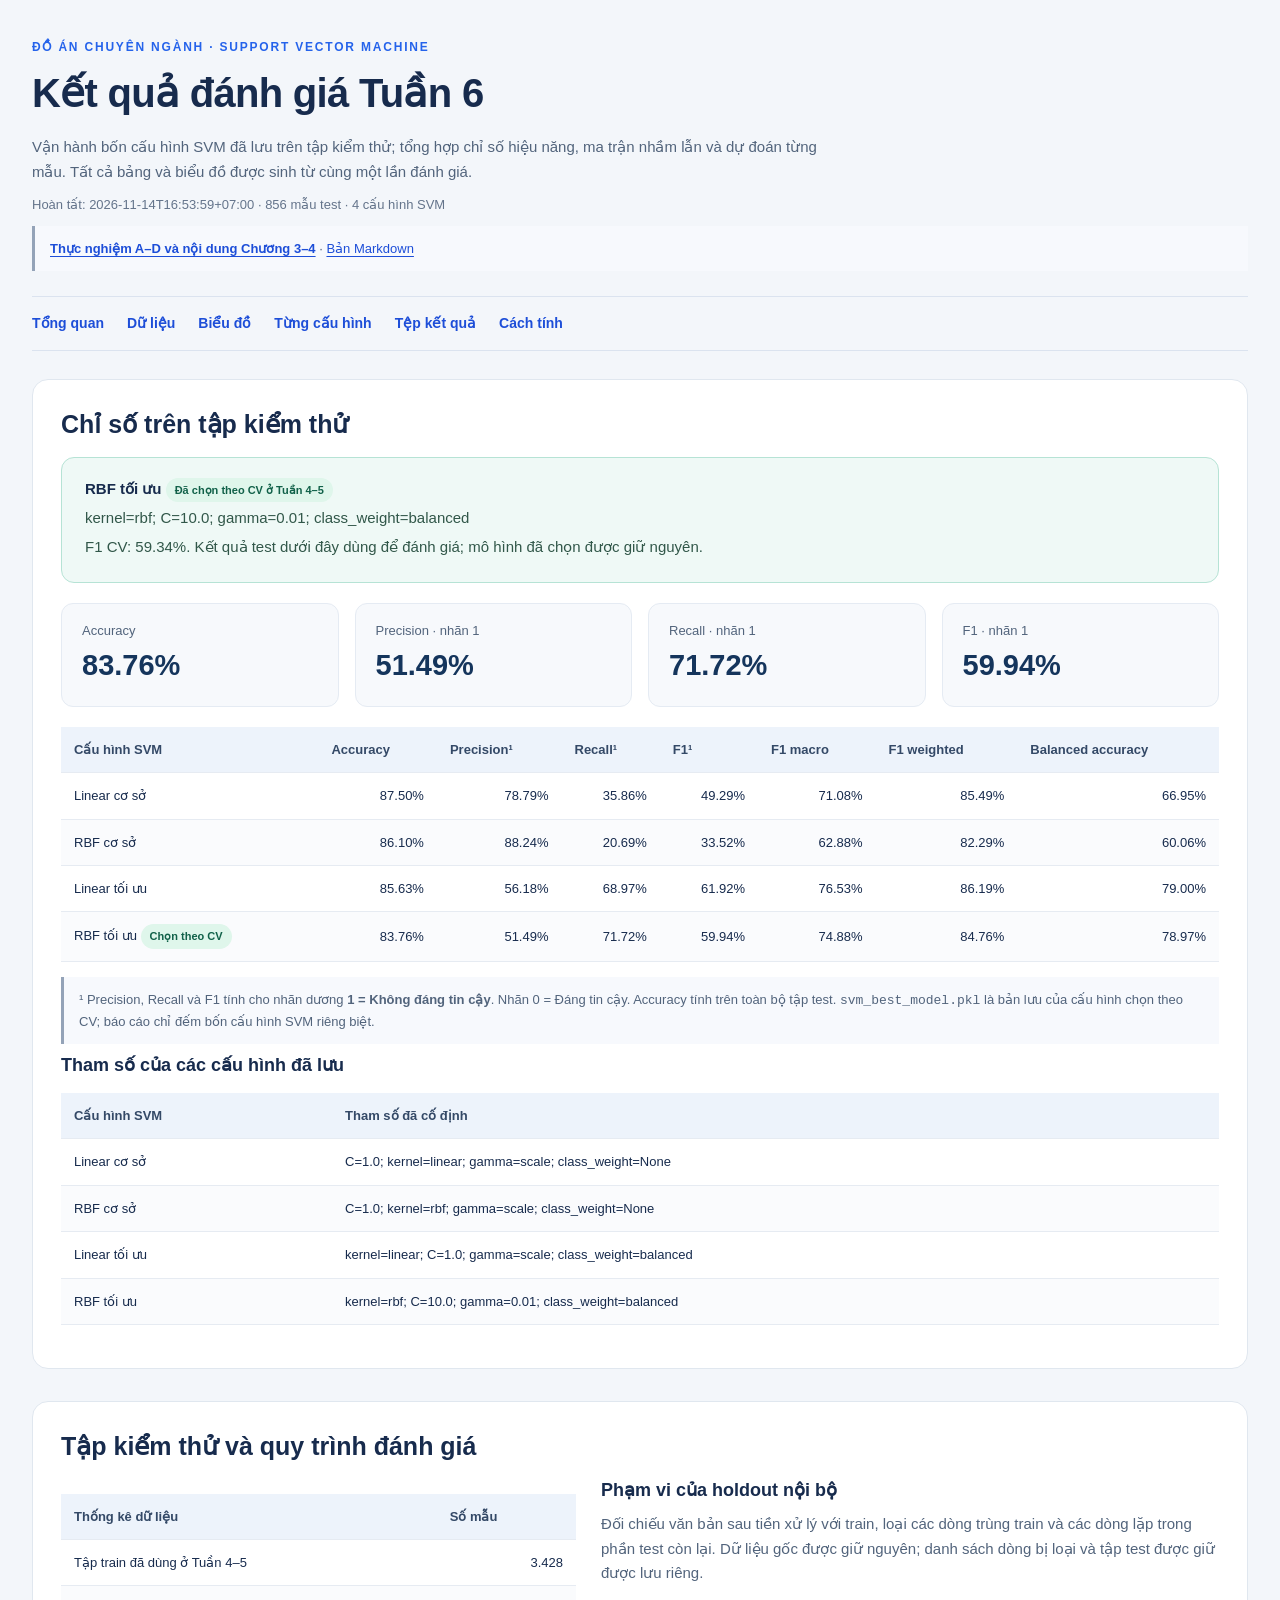
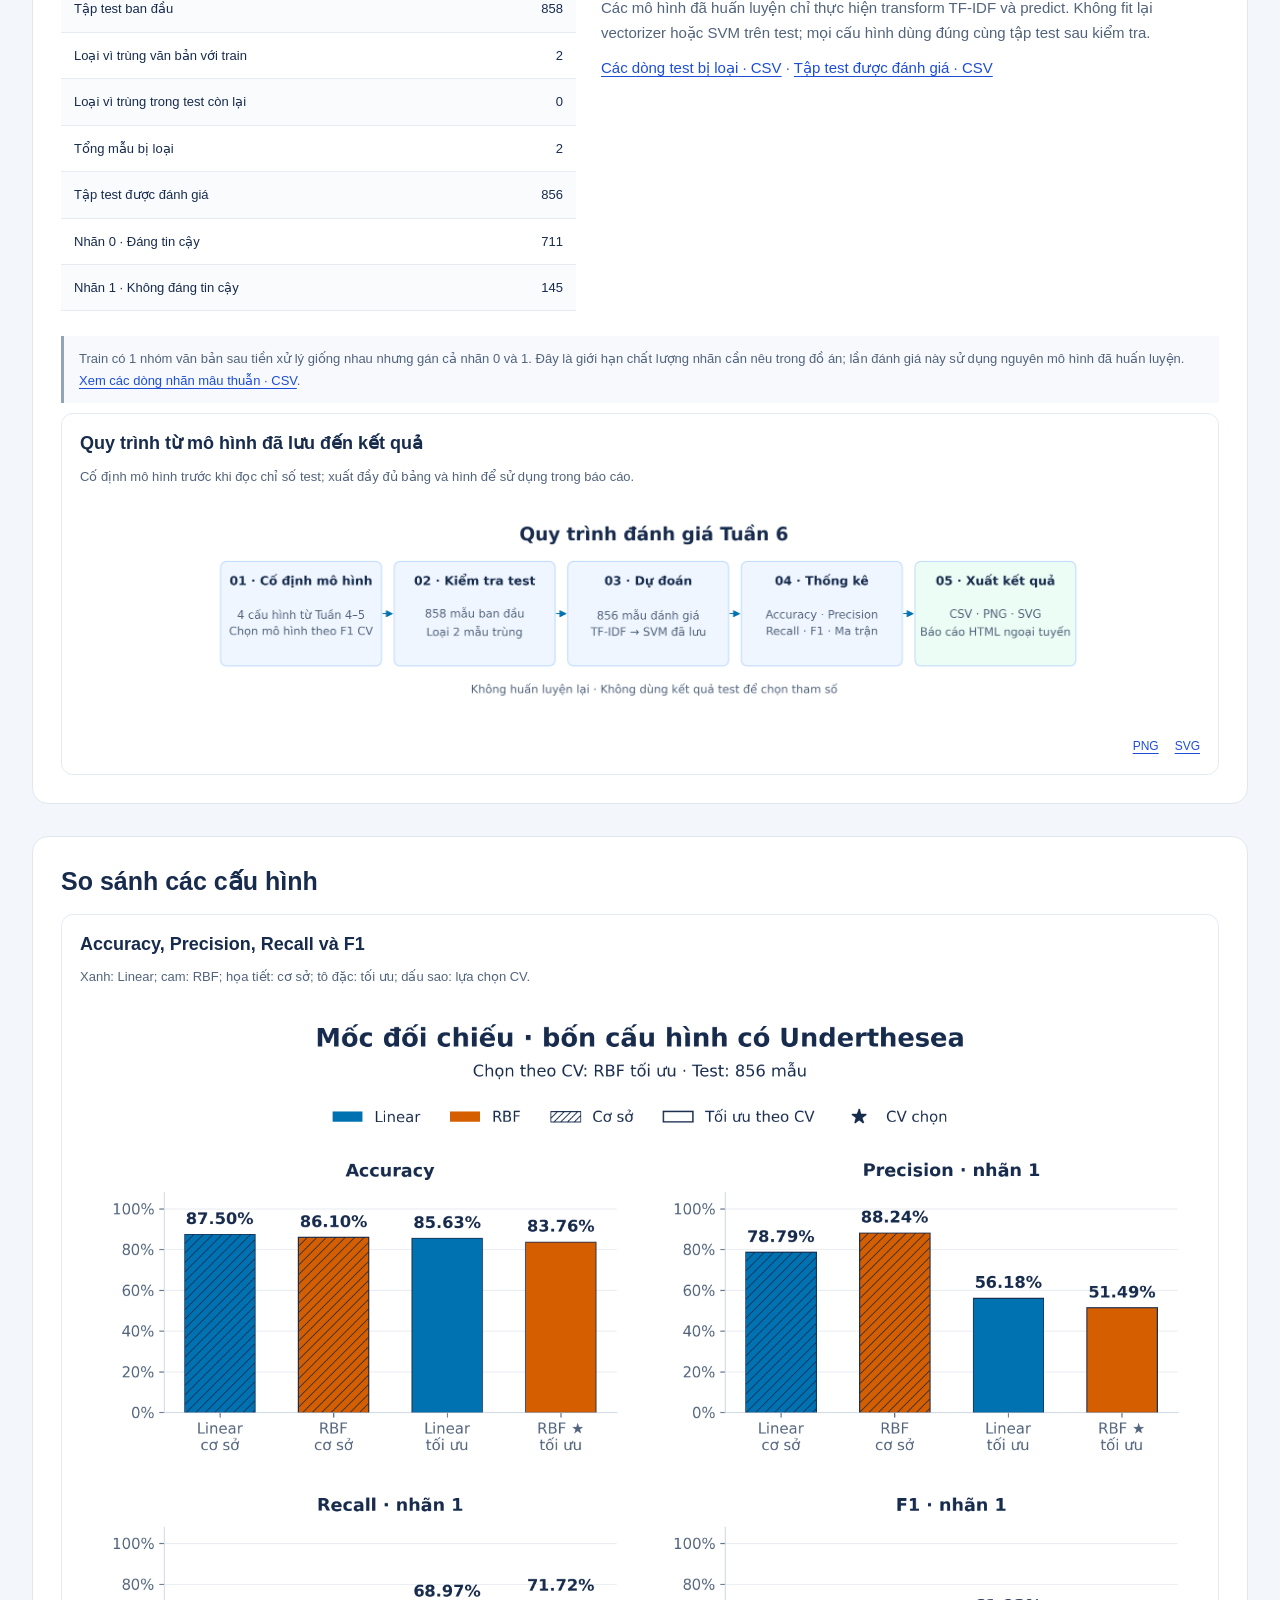
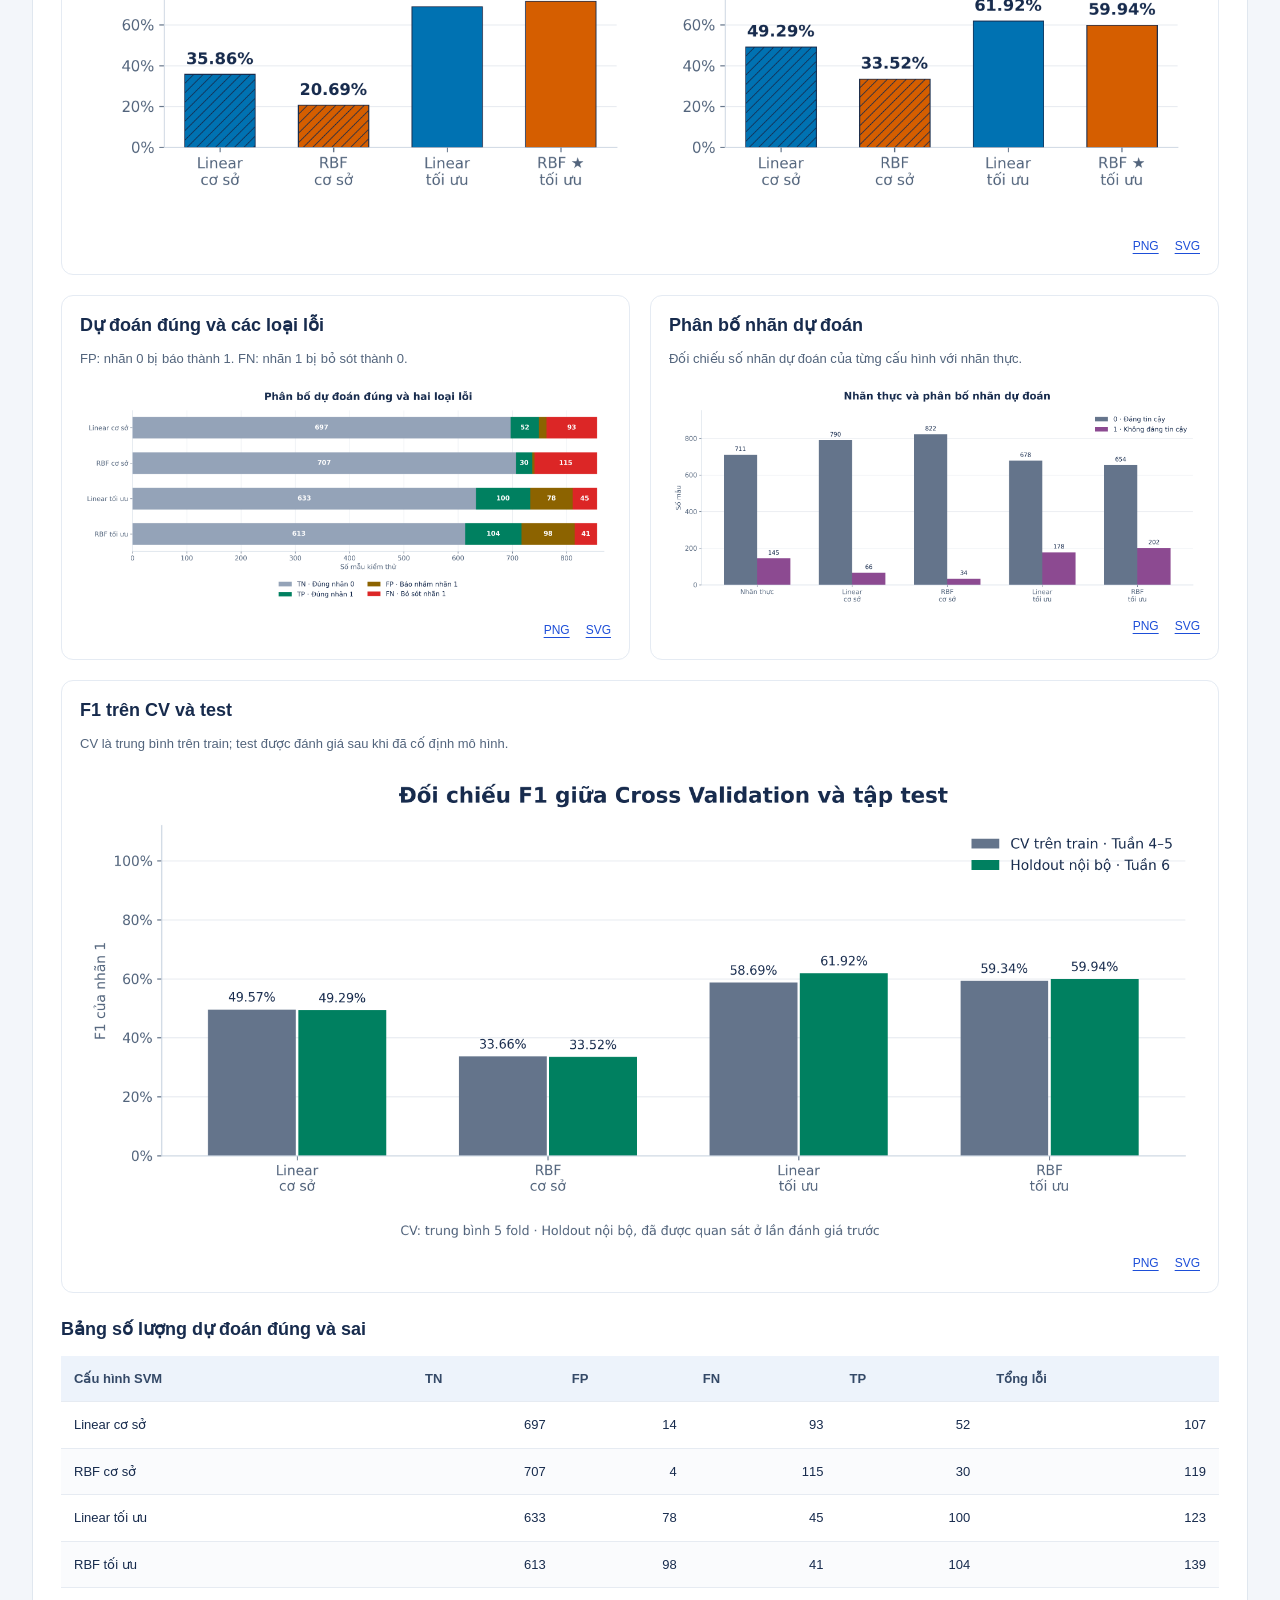
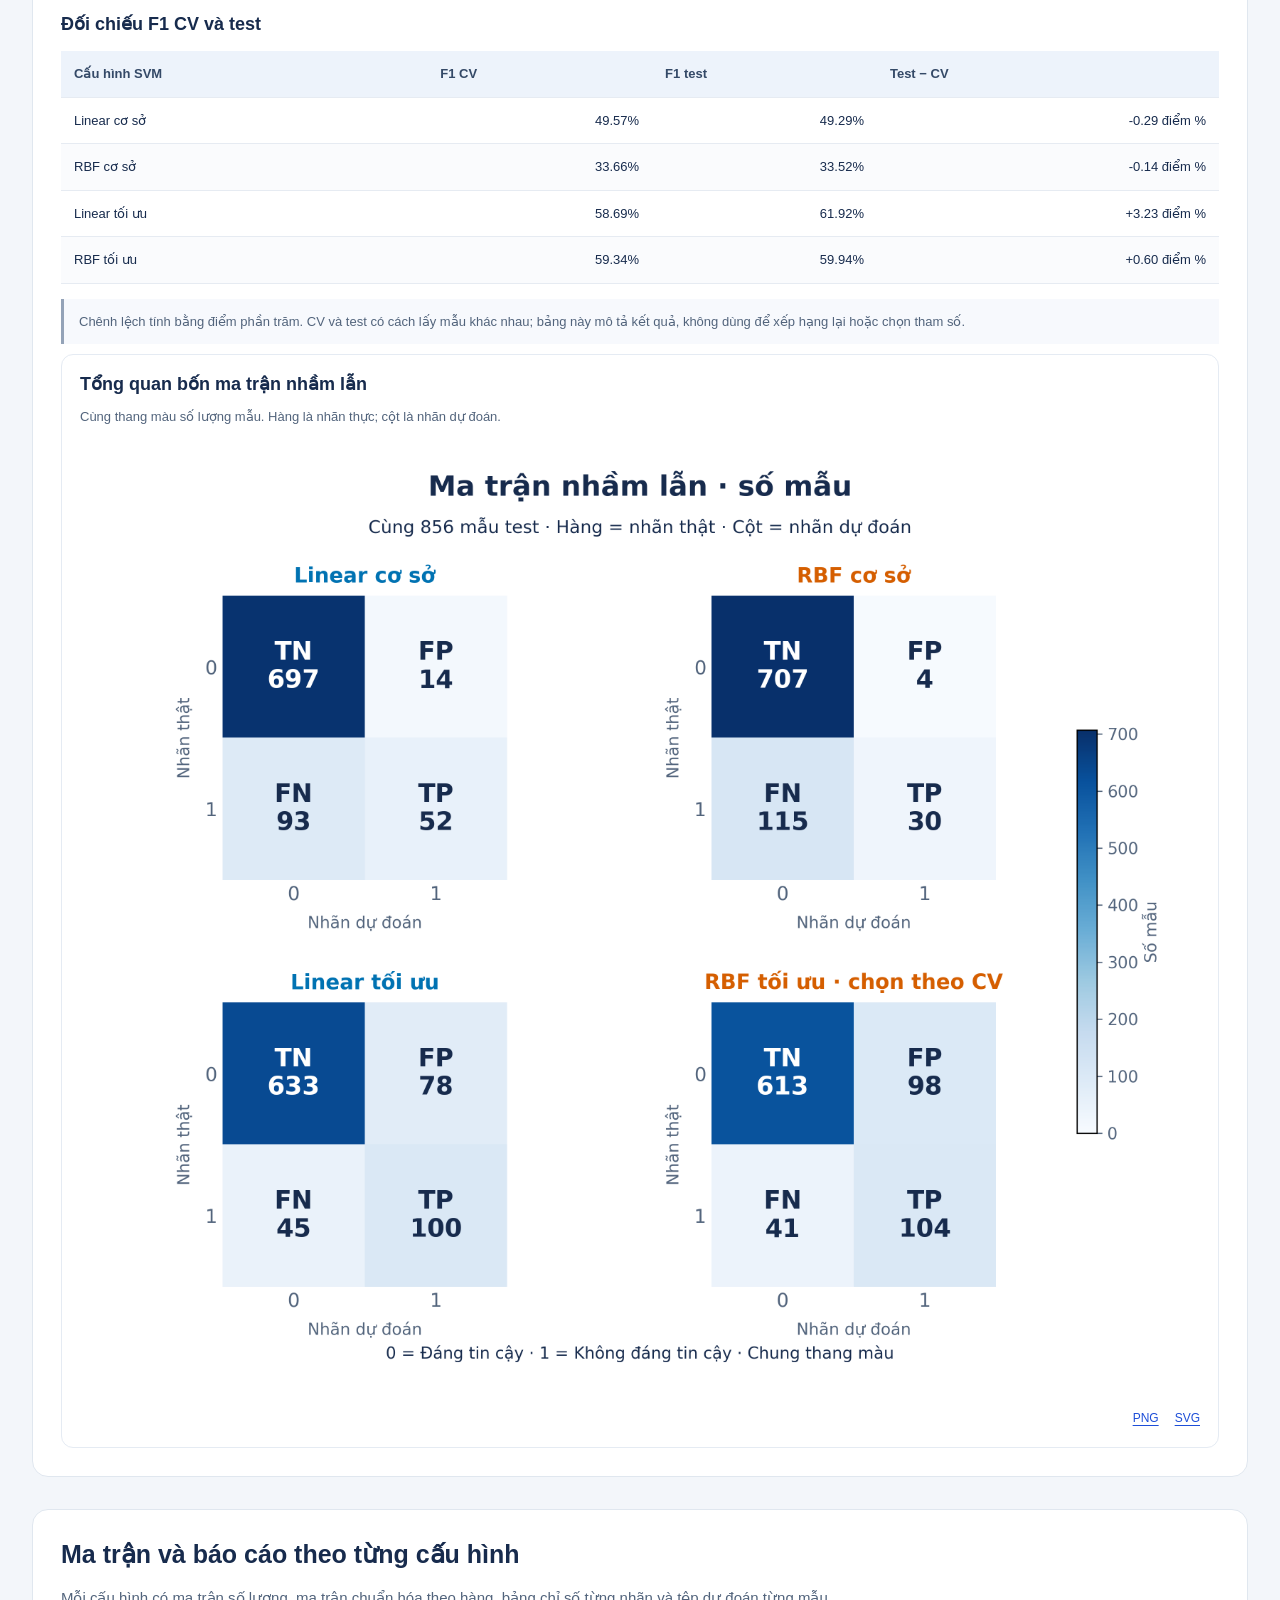
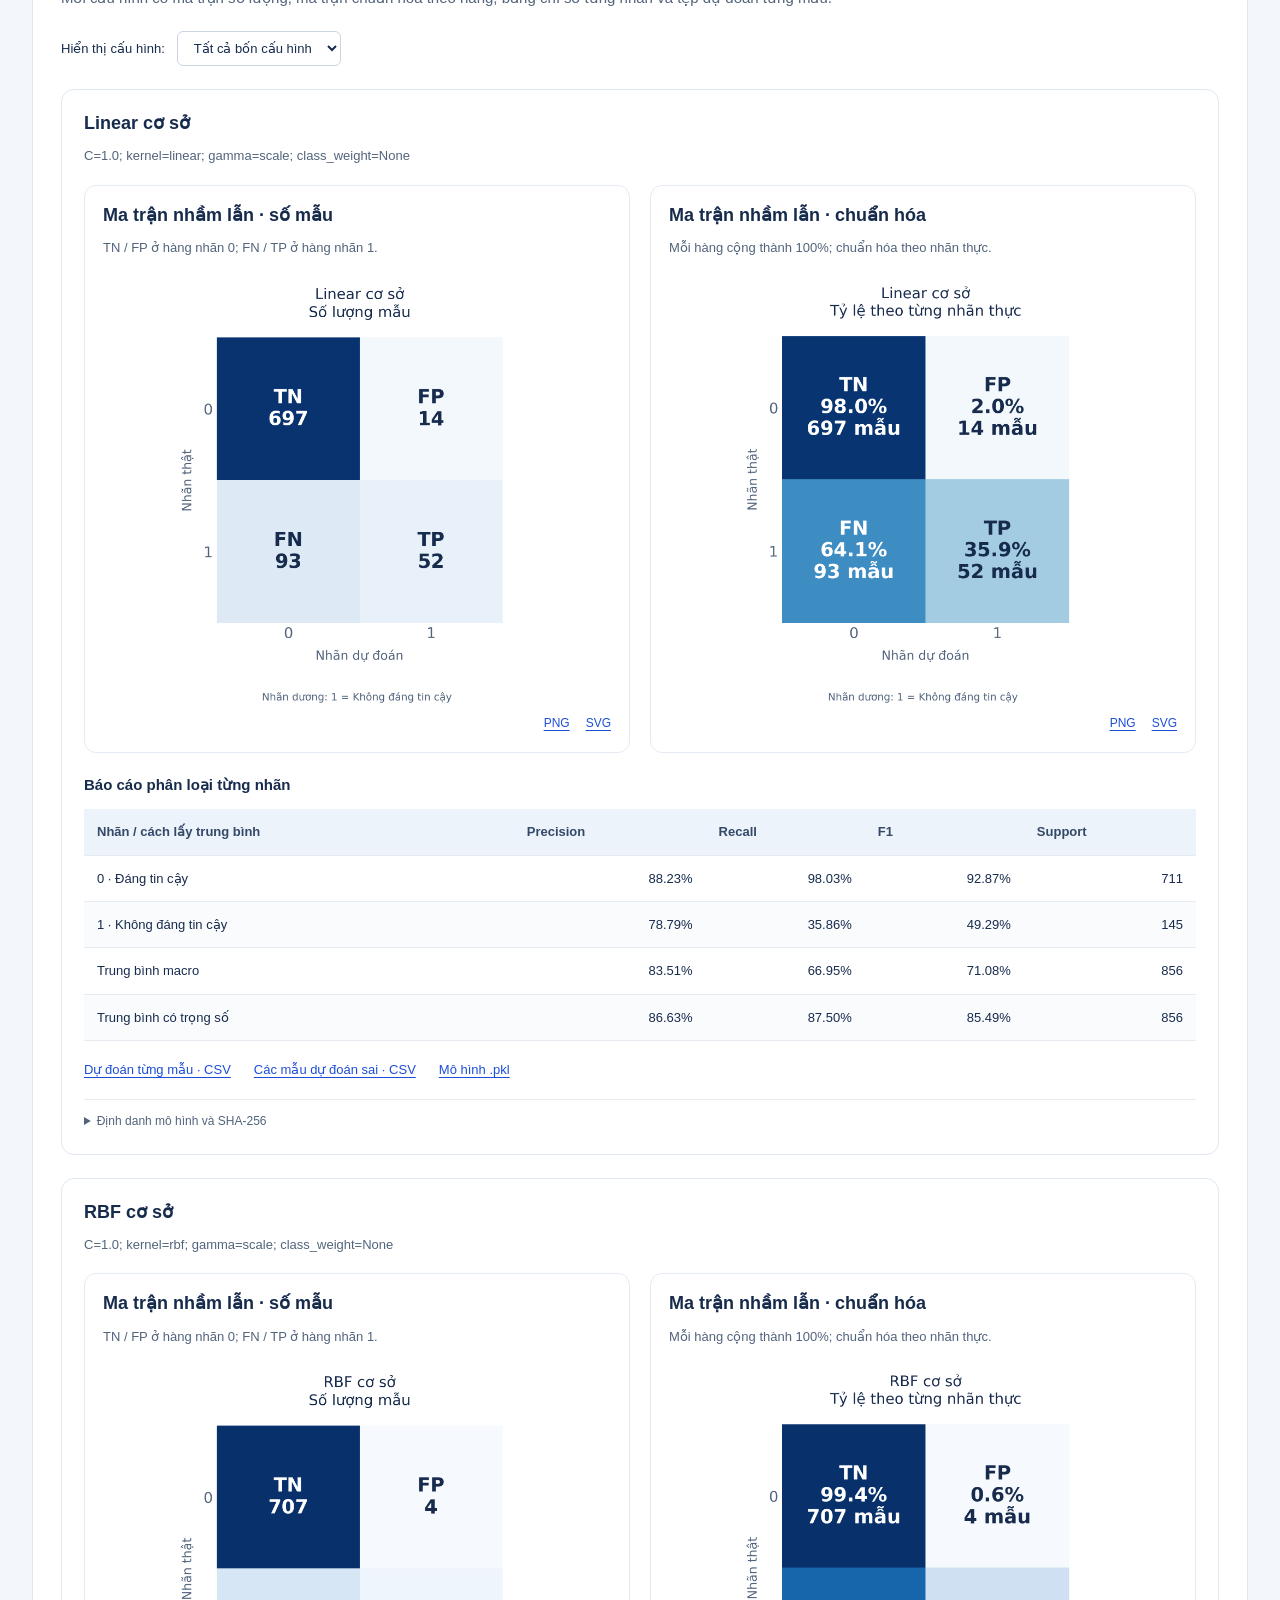
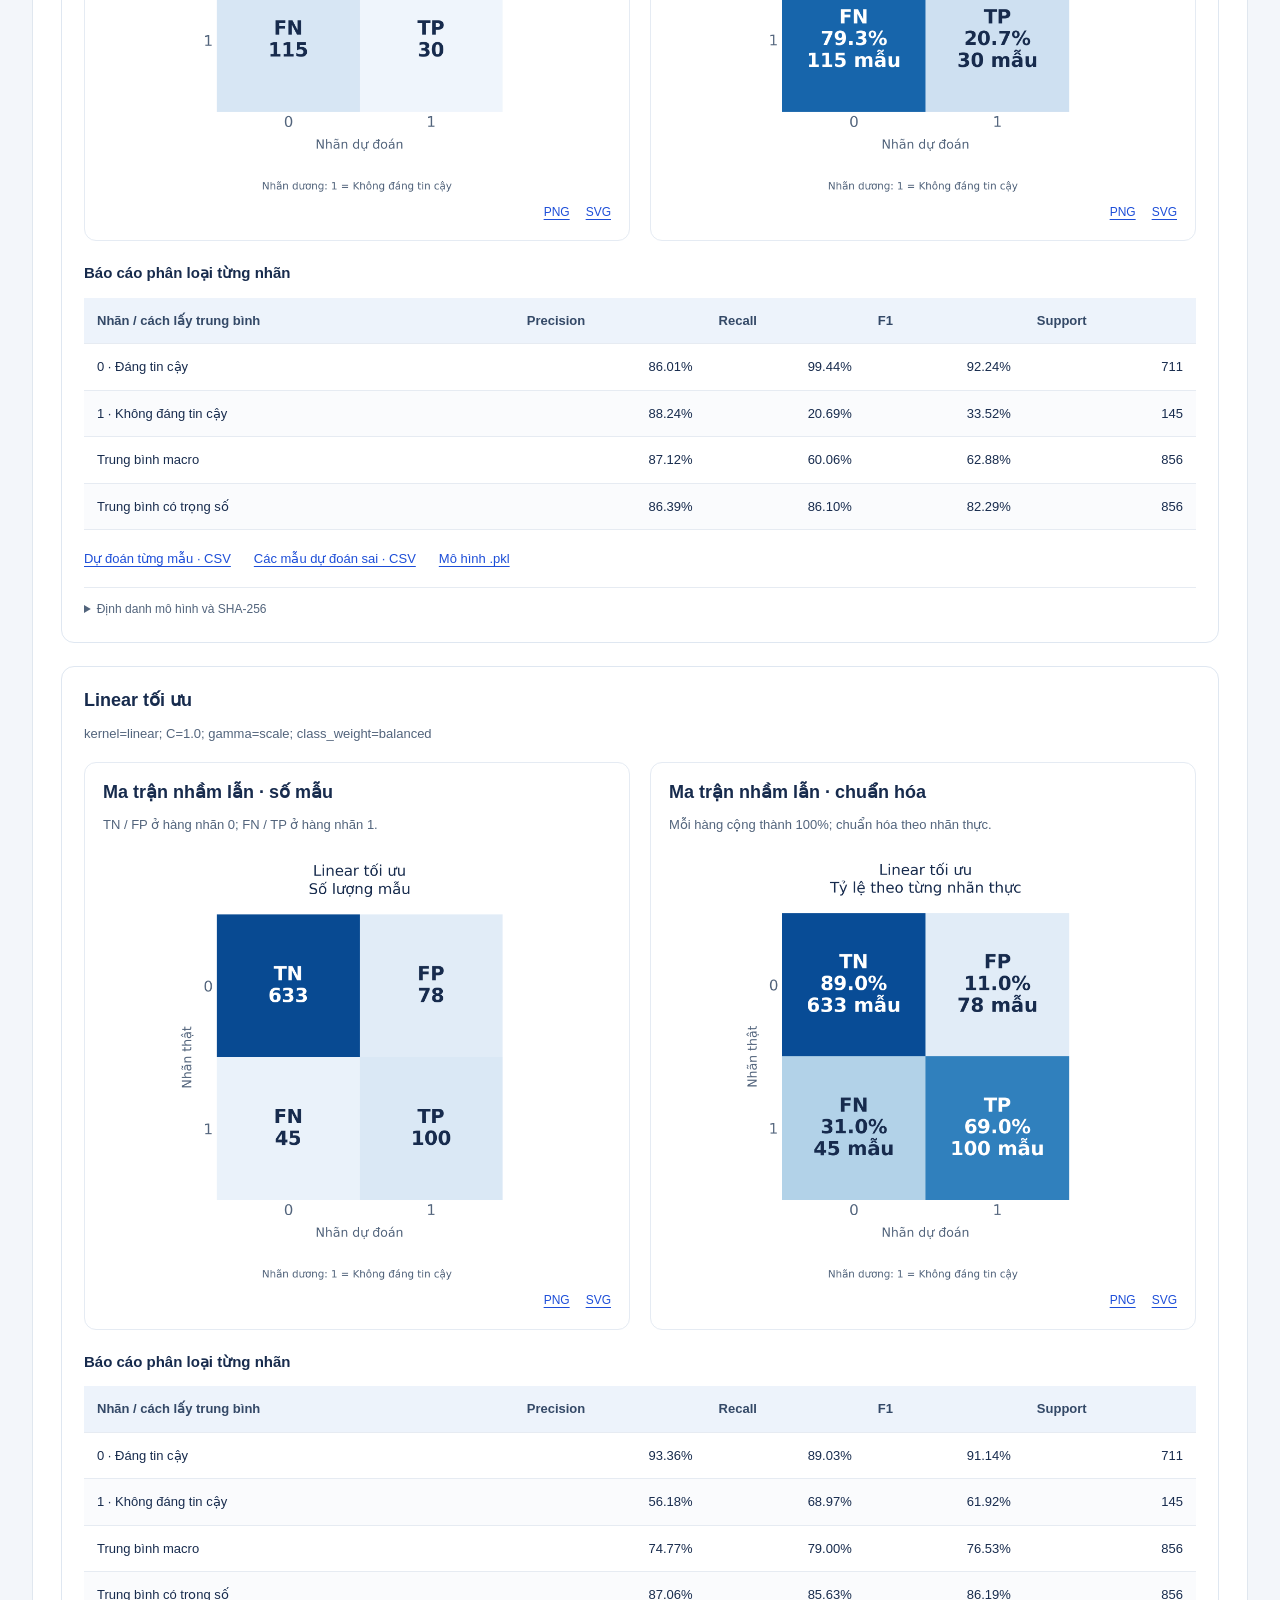
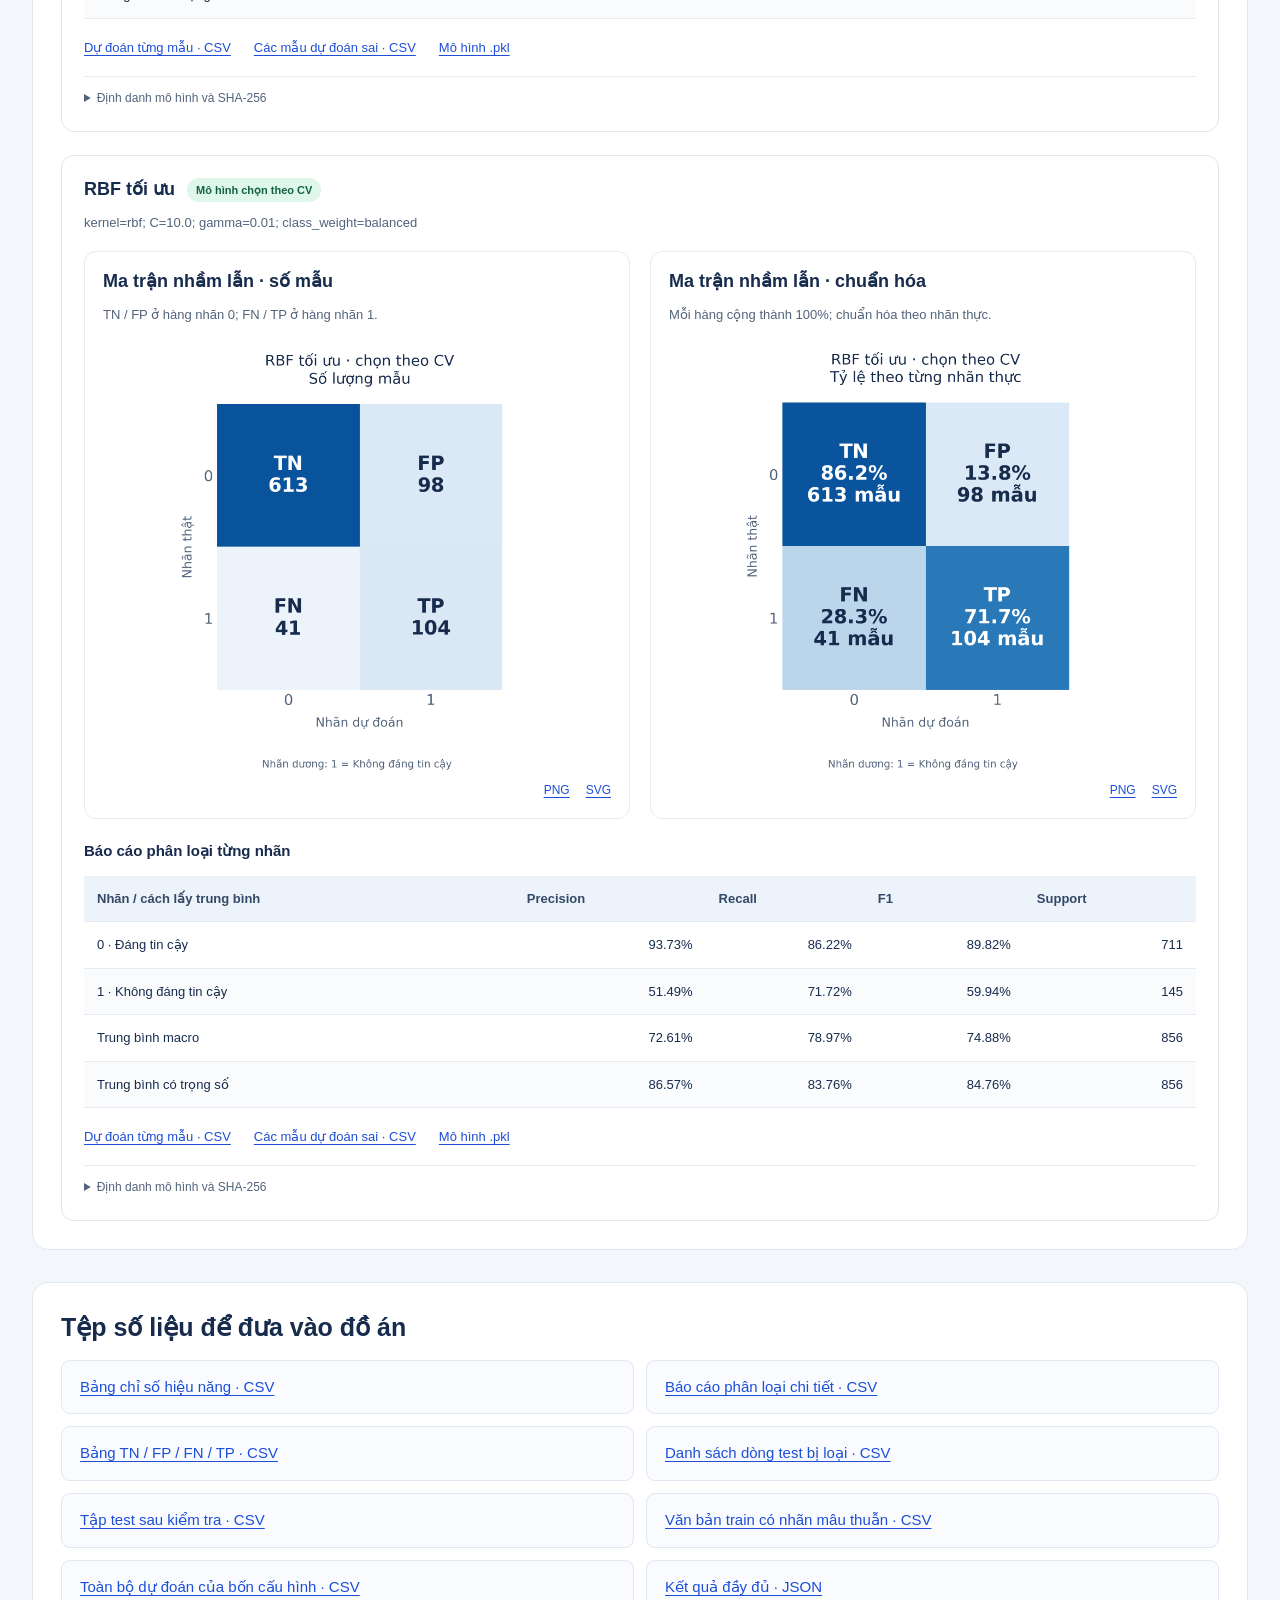
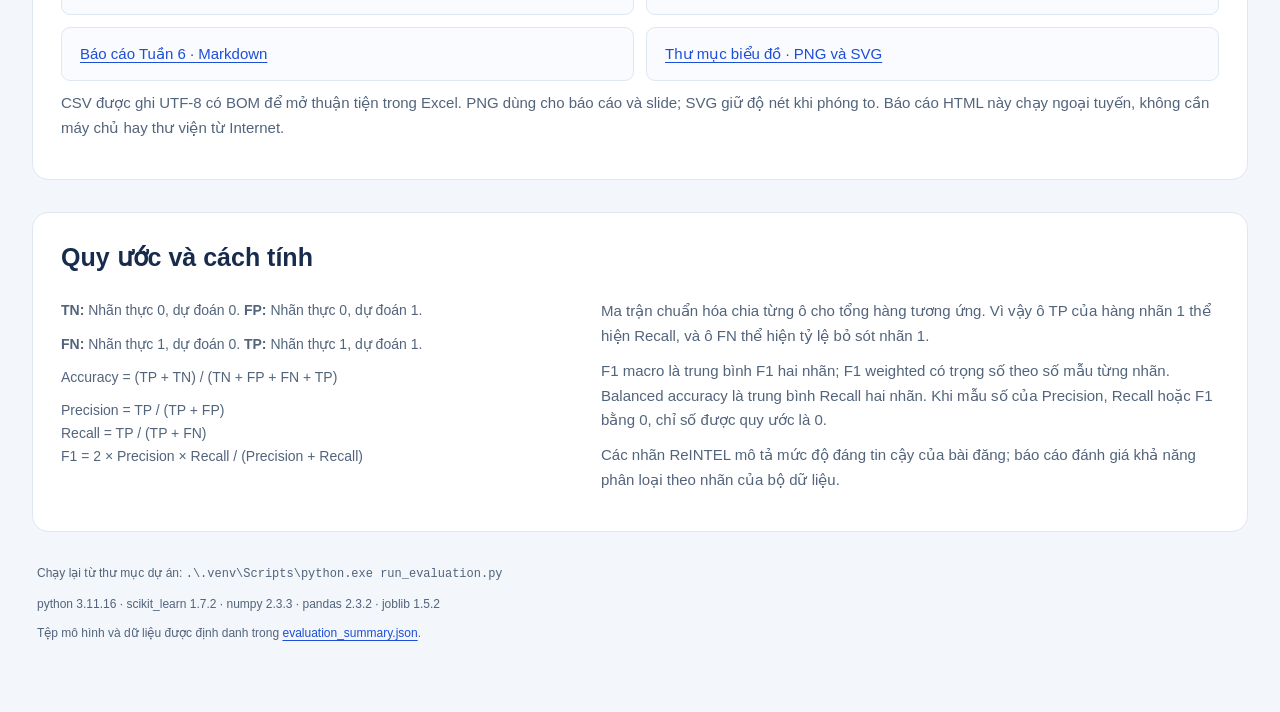
<file: docs/index.html>
<!doctype html>
<html lang="vi"><head><meta charset="utf-8"><meta name="viewport" content="width=device-width, initial-scale=1">
<title>Đồ án SVM · Kết quả đánh giá Tuần 6</title>
<style>
*{box-sizing:border-box}html{scroll-behavior:smooth}body{margin:0;background:#f3f6fa;color:#172b4d;font:15px/1.65 'Segoe UI',Arial,sans-serif}a{color:#1d4ed8;text-underline-offset:3px}h1,h2,h3,h4{line-height:1.3}h1{font-size:clamp(27px,4vw,40px);margin:9px 0 16px;letter-spacing:-.7px}h2{font-size:25px;margin:0 0 16px}h3{font-size:18px;margin:0 0 8px}h4{margin:22px 0 12px}p{margin:10px 0;color:#52647c}.page{max-width:1280px;margin:auto;padding:38px 32px 60px}.eyebrow{font-size:12px;font-weight:700;letter-spacing:1.8px;text-transform:uppercase;color:#2563eb}.intro{max-width:820px}.meta{font-size:13px;color:#64748b}nav{display:flex;gap:10px 23px;flex-wrap:wrap;margin:25px 0 28px;padding:15px 0;border-top:1px solid #dbe3ef;border-bottom:1px solid #dbe3ef}nav a{text-decoration:none;font-size:14px;font-weight:600}section{scroll-margin-top:24px;margin-bottom:32px;background:white;border:1px solid #e0e7ef;border-radius:16px;padding:28px}.selection{background:#eff9f6;border:1px solid #b6e3d5;border-radius:13px;padding:19px 23px;margin-bottom:18px}.selection p{margin:4px 0;color:#315749}.badge{display:inline-block;border-radius:20px;padding:3px 9px;background:#dff6eb;color:#116149;font-size:11px;font-weight:700;white-space:nowrap}.stats{display:grid;grid-template-columns:repeat(4,1fr);gap:16px;margin:20px 0}.stat{background:#f7f9fc;border:1px solid #e5ebf3;border-radius:12px;padding:16px 20px}.stat span{display:block;font-size:13px;color:#52647c}.stat strong{font-size:29px;color:#15355c;font-variant-numeric:tabular-nums}.note{font-size:13px;background:#f7f9fd;padding:12px 15px;border-left:3px solid #94a3b8}.table-scroll{overflow-x:auto;margin:15px 0}table{border-collapse:collapse;width:100%;font-size:13px}th{background:#edf3fb;color:#344967;text-align:left;white-space:nowrap;font-weight:600}th,td{padding:12px 13px;border-bottom:1px solid #e6ebf2}tbody tr:nth-child(even){background:#fafbfd}tbody tr:hover{background:#f0f6ff}.num{text-align:right;white-space:nowrap;font-variant-numeric:tabular-nums}.charts,.matrix-pair{display:grid;grid-template-columns:1fr 1fr;gap:20px}.chart{margin:0;background:#fff;border:1px solid #e5ebf3;border-radius:12px;padding:18px;overflow:hidden}.chart p{font-size:13px;margin-bottom:14px}.chart img{display:block;max-width:100%;height:auto;width:100%;margin:auto}.wide{grid-column:1/-1}.figure-links{display:flex;justify-content:flex-end;gap:16px;margin-top:7px;font-size:12px}.model-card{border:1px solid #dfe7f1;border-radius:13px;padding:22px;margin-top:23px}.model-heading{display:flex;gap:12px;flex-wrap:wrap;align-items:center}.model-heading h3{margin:0}.params{font-size:13px;margin-bottom:18px;overflow-wrap:anywhere}.downloads{display:flex;gap:10px 23px;flex-wrap:wrap;font-size:13px;margin:18px 0}.file-grid{display:grid;grid-template-columns:repeat(2,1fr);gap:12px}.file-grid a{display:block;padding:14px 18px;border:1px solid #dfe7f1;border-radius:9px;background:#f9fbfe}details{font-size:12px;color:#52647c;border-top:1px solid #e6ebf2;padding-top:12px}summary{cursor:pointer}code{font-family:Consolas,monospace;overflow-wrap:anywhere}.hash{display:block;word-break:break-all}.model-filter{display:flex;gap:12px;align-items:center;font-size:13px;margin:20px 0}select{font:inherit;padding:8px 12px;border:1px solid #cbd5e1;border-radius:6px;background:white;color:#172b4d}.two-column{display:grid;grid-template-columns:1fr 1.2fr;gap:25px}.formulas{font-size:14px;color:#52647c}footer{font-size:12px;color:#64748b;padding:0 5px}.hidden{display:none}
@media(max-width:850px){.page{padding:22px 16px}section{padding:20px 16px}.stats{grid-template-columns:repeat(2,1fr)}.charts,.matrix-pair,.two-column,.file-grid{grid-template-columns:1fr}.wide{grid-column:auto}.model-card{padding:15px}.stat strong{font-size:25px}.model-filter{align-items:flex-start;flex-direction:column}}
@media print{body{background:white}.page{padding:0;max-width:none}section{break-inside:avoid;border-radius:0}nav,.figure-links,.model-filter{display:none}.model-card{break-before:page}.hidden{display:block}a{color:inherit;text-decoration:none}}
</style></head><body><main class="page">
<header><div class="eyebrow">Đồ án chuyên ngành · Support Vector Machine</div>
<h1>Kết quả đánh giá Tuần 6</h1>
<p class="intro">Vận hành bốn cấu hình SVM đã lưu trên tập kiểm thử; tổng hợp chỉ số hiệu năng, ma trận nhầm lẫn và dự đoán từng mẫu. Tất cả bảng và biểu đồ được sinh từ cùng một lần đánh giá.</p>
<p class="meta">Hoàn tất: 2026-11-14T16:53:59+07:00 · 856 mẫu test · 4 cấu hình SVM</p></header>
<p class="note"><a href="chapter3_4.html"><strong>Thực nghiệm A–D và nội dung Chương 3–4</strong></a> · <a href="chuong_3_4.md">Bản Markdown</a></p><nav aria-label="Các mục báo cáo"><a href="#overview">Tổng quan</a><a href="#data">Dữ liệu</a><a href="#charts">Biểu đồ</a><a href="#models">Từng cấu hình</a><a href="#exports">Tệp kết quả</a><a href="#method">Cách tính</a></nav>
<section id="overview"><h2>Chỉ số trên tập kiểm thử</h2>
<div class="selection"><strong>RBF tối ưu <span class="badge">Đã chọn theo CV ở Tuần 4–5</span></strong><p>kernel=rbf; C=10.0; gamma=0.01; class_weight=balanced</p><p>F1 CV: 59.34%. Kết quả test dưới đây dùng để đánh giá; mô hình đã chọn được giữ nguyên.</p></div>
<div class="stats"><div class='stat'><span>Accuracy</span><strong>83.76%</strong></div><div class='stat'><span>Precision · nhãn 1</span><strong>51.49%</strong></div><div class='stat'><span>Recall · nhãn 1</span><strong>71.72%</strong></div><div class='stat'><span>F1 · nhãn 1</span><strong>59.94%</strong></div></div><div class='table-scroll'><table><thead><tr><th scope='col'>Cấu hình SVM</th><th scope='col'>Accuracy</th><th scope='col'>Precision¹</th><th scope='col'>Recall¹</th><th scope='col'>F1¹</th><th scope='col'>F1 macro</th><th scope='col'>F1 weighted</th><th scope='col'>Balanced accuracy</th></tr></thead><tbody><tr><td>Linear cơ sở</td><td class="num">87.50%</td><td class="num">78.79%</td><td class="num">35.86%</td><td class="num">49.29%</td><td class="num">71.08%</td><td class="num">85.49%</td><td class="num">66.95%</td></tr><tr><td>RBF cơ sở</td><td class="num">86.10%</td><td class="num">88.24%</td><td class="num">20.69%</td><td class="num">33.52%</td><td class="num">62.88%</td><td class="num">82.29%</td><td class="num">60.06%</td></tr><tr><td>Linear tối ưu</td><td class="num">85.63%</td><td class="num">56.18%</td><td class="num">68.97%</td><td class="num">61.92%</td><td class="num">76.53%</td><td class="num">86.19%</td><td class="num">79.00%</td></tr><tr><td>RBF tối ưu <span class='badge'>Chọn theo CV</span></td><td class="num">83.76%</td><td class="num">51.49%</td><td class="num">71.72%</td><td class="num">59.94%</td><td class="num">74.88%</td><td class="num">84.76%</td><td class="num">78.97%</td></tr></tbody></table></div>
<p class="note">¹ Precision, Recall và F1 tính cho nhãn dương <strong>1 = Không đáng tin cậy</strong>. Nhãn 0 = Đáng tin cậy. Accuracy tính trên toàn bộ tập test. <code>svm_best_model.pkl</code> là bản lưu của cấu hình chọn theo CV; báo cáo chỉ đếm bốn cấu hình SVM riêng biệt.</p>
<h3>Tham số của các cấu hình đã lưu</h3><div class='table-scroll'><table><thead><tr><th scope='col'>Cấu hình SVM</th><th scope='col'>Tham số đã cố định</th></tr></thead><tbody><tr><td>Linear cơ sở</td><td>C=1.0; kernel=linear; gamma=scale; class_weight=None</td></tr><tr><td>RBF cơ sở</td><td>C=1.0; kernel=rbf; gamma=scale; class_weight=None</td></tr><tr><td>Linear tối ưu</td><td>kernel=linear; C=1.0; gamma=scale; class_weight=balanced</td></tr><tr><td>RBF tối ưu</td><td>kernel=rbf; C=10.0; gamma=0.01; class_weight=balanced</td></tr></tbody></table></div></section>
<section id="data"><h2>Tập kiểm thử và quy trình đánh giá</h2><div class="two-column"><div><div class='table-scroll'><table><thead><tr><th scope='col'>Thống kê dữ liệu</th><th scope='col'>Số mẫu</th></tr></thead><tbody><tr><td>Tập train đã dùng ở Tuần 4–5</td><td class="num">3.428</td></tr><tr><td>Tập test ban đầu</td><td class="num">858</td></tr><tr><td>Loại vì trùng văn bản với train</td><td class="num">2</td></tr><tr><td>Loại vì trùng trong test còn lại</td><td class="num">0</td></tr><tr><td>Tổng mẫu bị loại</td><td class="num">2</td></tr><tr><td>Tập test được đánh giá</td><td class="num">856</td></tr><tr><td>Nhãn 0 · Đáng tin cậy</td><td class="num">711</td></tr><tr><td>Nhãn 1 · Không đáng tin cậy</td><td class="num">145</td></tr></tbody></table></div></div><div><h3>Phạm vi của holdout nội bộ</h3><p>Đối chiếu văn bản sau tiền xử lý với train, loại các dòng trùng train và các dòng lặp trong phần test còn lại. Dữ liệu gốc được giữ nguyên; danh sách dòng bị loại và tập test được giữ được lưu riêng.</p><p>Các mô hình đã huấn luyện chỉ thực hiện transform TF-IDF và predict. Không fit lại vectorizer hoặc SVM trên test; mọi cấu hình dùng đúng cùng tập test sau kiểm tra.</p><p><a href="tables/test_data_audit.csv">Các dòng test bị loại · CSV</a> · <a href="tables/evaluated_test_samples.csv">Tập test được đánh giá · CSV</a></p></div></div><p class='note'>Train có 1 nhóm văn bản sau tiền xử lý giống nhau nhưng gán cả nhãn 0 và 1. Đây là giới hạn chất lượng nhãn cần nêu trong đồ án; lần đánh giá này sử dụng nguyên mô hình đã huấn luyện. <a href='tables/train_label_conflicts.csv'>Xem các dòng nhãn mâu thuẫn · CSV</a>.</p>
<figure class="chart wide">
      <figcaption><h3>Quy trình từ mô hình đã lưu đến kết quả</h3><p>Cố định mô hình trước khi đọc chỉ số test; xuất đầy đủ bảng và hình để sử dụng trong báo cáo.</p></figcaption>
      <a href="figures/evaluation_flow.png" target="_blank"><img src="figures/evaluation_flow.png" alt="Quy trình từ mô hình đã lưu đến kết quả" loading="lazy"></a>
      <div class="figure-links"><a href="figures/evaluation_flow.png" download>PNG</a><a href="figures/evaluation_flow.svg" download>SVG</a></div>
    </figure></section>
<section id="charts"><h2>So sánh các cấu hình</h2><div class="charts"><figure class="chart wide">
      <figcaption><h3>Accuracy, Precision, Recall và F1</h3><p>Xanh: Linear; cam: RBF; họa tiết: cơ sở; tô đặc: tối ưu; dấu sao: lựa chọn CV.</p></figcaption>
      <a href="figures/metric_comparison.png" target="_blank"><img src="figures/metric_comparison.png" alt="Accuracy, Precision, Recall và F1" loading="lazy"></a>
      <div class="figure-links"><a href="figures/metric_comparison.png" download>PNG</a><a href="figures/metric_comparison.svg" download>SVG</a></div>
    </figure><figure class="chart">
      <figcaption><h3>Dự đoán đúng và các loại lỗi</h3><p>FP: nhãn 0 bị báo thành 1. FN: nhãn 1 bị bỏ sót thành 0.</p></figcaption>
      <a href="figures/error_breakdown.png" target="_blank"><img src="figures/error_breakdown.png" alt="Dự đoán đúng và các loại lỗi" loading="lazy"></a>
      <div class="figure-links"><a href="figures/error_breakdown.png" download>PNG</a><a href="figures/error_breakdown.svg" download>SVG</a></div>
    </figure><figure class="chart">
      <figcaption><h3>Phân bố nhãn dự đoán</h3><p>Đối chiếu số nhãn dự đoán của từng cấu hình với nhãn thực.</p></figcaption>
      <a href="figures/predicted_label_distribution.png" target="_blank"><img src="figures/predicted_label_distribution.png" alt="Phân bố nhãn dự đoán" loading="lazy"></a>
      <div class="figure-links"><a href="figures/predicted_label_distribution.png" download>PNG</a><a href="figures/predicted_label_distribution.svg" download>SVG</a></div>
    </figure><figure class="chart wide">
      <figcaption><h3>F1 trên CV và test</h3><p>CV là trung bình trên train; test được đánh giá sau khi đã cố định mô hình.</p></figcaption>
      <a href="figures/cv_vs_test_f1.png" target="_blank"><img src="figures/cv_vs_test_f1.png" alt="F1 trên CV và test" loading="lazy"></a>
      <div class="figure-links"><a href="figures/cv_vs_test_f1.png" download>PNG</a><a href="figures/cv_vs_test_f1.svg" download>SVG</a></div>
    </figure></div><h3 style="margin-top:25px">Bảng số lượng dự đoán đúng và sai</h3><div class='table-scroll'><table><thead><tr><th scope='col'>Cấu hình SVM</th><th scope='col'>TN</th><th scope='col'>FP</th><th scope='col'>FN</th><th scope='col'>TP</th><th scope='col'>Tổng lỗi</th></tr></thead><tbody><tr><td>Linear cơ sở</td><td class="num">697</td><td class="num">14</td><td class="num">93</td><td class="num">52</td><td class="num">107</td></tr><tr><td>RBF cơ sở</td><td class="num">707</td><td class="num">4</td><td class="num">115</td><td class="num">30</td><td class="num">119</td></tr><tr><td>Linear tối ưu</td><td class="num">633</td><td class="num">78</td><td class="num">45</td><td class="num">100</td><td class="num">123</td></tr><tr><td>RBF tối ưu</td><td class="num">613</td><td class="num">98</td><td class="num">41</td><td class="num">104</td><td class="num">139</td></tr></tbody></table></div><h3 style="margin-top:25px">Đối chiếu F1 CV và test</h3><div class='table-scroll'><table><thead><tr><th scope='col'>Cấu hình SVM</th><th scope='col'>F1 CV</th><th scope='col'>F1 test</th><th scope='col'>Test − CV</th></tr></thead><tbody><tr><td>Linear cơ sở</td><td class="num">49.57%</td><td class="num">49.29%</td><td class="num">-0.29 điểm %</td></tr><tr><td>RBF cơ sở</td><td class="num">33.66%</td><td class="num">33.52%</td><td class="num">-0.14 điểm %</td></tr><tr><td>Linear tối ưu</td><td class="num">58.69%</td><td class="num">61.92%</td><td class="num">+3.23 điểm %</td></tr><tr><td>RBF tối ưu</td><td class="num">59.34%</td><td class="num">59.94%</td><td class="num">+0.60 điểm %</td></tr></tbody></table></div><p class="note">Chênh lệch tính bằng điểm phần trăm. CV và test có cách lấy mẫu khác nhau; bảng này mô tả kết quả, không dùng để xếp hạng lại hoặc chọn tham số.</p>
<figure class="chart wide">
      <figcaption><h3>Tổng quan bốn ma trận nhầm lẫn</h3><p>Cùng thang màu số lượng mẫu. Hàng là nhãn thực; cột là nhãn dự đoán.</p></figcaption>
      <a href="figures/confusion_overview.png" target="_blank"><img src="figures/confusion_overview.png" alt="Tổng quan bốn ma trận nhầm lẫn" loading="lazy"></a>
      <div class="figure-links"><a href="figures/confusion_overview.png" download>PNG</a><a href="figures/confusion_overview.svg" download>SVG</a></div>
    </figure></section>
<section id="models"><h2>Ma trận và báo cáo theo từng cấu hình</h2><p>Mỗi cấu hình có ma trận số lượng, ma trận chuẩn hóa theo hàng, bảng chỉ số từng nhãn và tệp dự đoán từng mẫu.</p>
<div class="model-filter"><label for="model-select">Hiển thị cấu hình:</label><select id="model-select"><option value="all">Tất cả bốn cấu hình</option><option value='svm_linear_baseline'>Linear cơ sở</option><option value='svm_rbf_baseline'>RBF cơ sở</option><option value='svm_linear_tuned'>Linear tối ưu</option><option value='svm_rbf_tuned'>RBF tối ưu</option></select></div><article class="model-card" id="model-svm_linear_baseline" data-model="svm_linear_baseline">
          <div class="model-heading"><h3>Linear cơ sở</h3></div>
          <p class="params">C=1.0; kernel=linear; gamma=scale; class_weight=None</p>
          <div class="matrix-pair">
            <figure class="chart">
      <figcaption><h3>Ma trận nhầm lẫn · số mẫu</h3><p>TN / FP ở hàng nhãn 0; FN / TP ở hàng nhãn 1.</p></figcaption>
      <a href="figures/confusion_svm_linear_baseline_counts.png" target="_blank"><img src="figures/confusion_svm_linear_baseline_counts.png" alt="Ma trận nhầm lẫn · số mẫu" loading="lazy"></a>
      <div class="figure-links"><a href="figures/confusion_svm_linear_baseline_counts.png" download>PNG</a><a href="figures/confusion_svm_linear_baseline_counts.svg" download>SVG</a></div>
    </figure>
            <figure class="chart">
      <figcaption><h3>Ma trận nhầm lẫn · chuẩn hóa</h3><p>Mỗi hàng cộng thành 100%; chuẩn hóa theo nhãn thực.</p></figcaption>
      <a href="figures/confusion_svm_linear_baseline_normalized.png" target="_blank"><img src="figures/confusion_svm_linear_baseline_normalized.png" alt="Ma trận nhầm lẫn · chuẩn hóa" loading="lazy"></a>
      <div class="figure-links"><a href="figures/confusion_svm_linear_baseline_normalized.png" download>PNG</a><a href="figures/confusion_svm_linear_baseline_normalized.svg" download>SVG</a></div>
    </figure>
          </div>
          <h4>Báo cáo phân loại từng nhãn</h4><div class='table-scroll'><table><thead><tr><th scope='col'>Nhãn / cách lấy trung bình</th><th scope='col'>Precision</th><th scope='col'>Recall</th><th scope='col'>F1</th><th scope='col'>Support</th></tr></thead><tbody><tr><td>0 · Đáng tin cậy</td><td class="num">88.23%</td><td class="num">98.03%</td><td class="num">92.87%</td><td class="num">711</td></tr><tr><td>1 · Không đáng tin cậy</td><td class="num">78.79%</td><td class="num">35.86%</td><td class="num">49.29%</td><td class="num">145</td></tr><tr><td>Trung bình macro</td><td class="num">83.51%</td><td class="num">66.95%</td><td class="num">71.08%</td><td class="num">856</td></tr><tr><td>Trung bình có trọng số</td><td class="num">86.63%</td><td class="num">87.50%</td><td class="num">85.49%</td><td class="num">856</td></tr></tbody></table></div>
          <div class="downloads"><a href="predictions/svm_linear_baseline.csv">Dự đoán từng mẫu · CSV</a><a href="predictions/svm_linear_baseline_errors.csv">Các mẫu dự đoán sai · CSV</a><a href="../artifacts/svm_linear_baseline.pkl">Mô hình .pkl</a></div>
          <details><summary>Định danh mô hình và SHA-256</summary><p><code>C:\code\NAM4_HK1\DACN\SVM\artifacts\svm_linear_baseline.pkl</code></p><code class="hash">0c7bce147cf3f553afaecdc4fd396d9e056a299a65214fdc411383e6a7e8f332</code></details>
        </article><article class="model-card" id="model-svm_rbf_baseline" data-model="svm_rbf_baseline">
          <div class="model-heading"><h3>RBF cơ sở</h3></div>
          <p class="params">C=1.0; kernel=rbf; gamma=scale; class_weight=None</p>
          <div class="matrix-pair">
            <figure class="chart">
      <figcaption><h3>Ma trận nhầm lẫn · số mẫu</h3><p>TN / FP ở hàng nhãn 0; FN / TP ở hàng nhãn 1.</p></figcaption>
      <a href="figures/confusion_svm_rbf_baseline_counts.png" target="_blank"><img src="figures/confusion_svm_rbf_baseline_counts.png" alt="Ma trận nhầm lẫn · số mẫu" loading="lazy"></a>
      <div class="figure-links"><a href="figures/confusion_svm_rbf_baseline_counts.png" download>PNG</a><a href="figures/confusion_svm_rbf_baseline_counts.svg" download>SVG</a></div>
    </figure>
            <figure class="chart">
      <figcaption><h3>Ma trận nhầm lẫn · chuẩn hóa</h3><p>Mỗi hàng cộng thành 100%; chuẩn hóa theo nhãn thực.</p></figcaption>
      <a href="figures/confusion_svm_rbf_baseline_normalized.png" target="_blank"><img src="figures/confusion_svm_rbf_baseline_normalized.png" alt="Ma trận nhầm lẫn · chuẩn hóa" loading="lazy"></a>
      <div class="figure-links"><a href="figures/confusion_svm_rbf_baseline_normalized.png" download>PNG</a><a href="figures/confusion_svm_rbf_baseline_normalized.svg" download>SVG</a></div>
    </figure>
          </div>
          <h4>Báo cáo phân loại từng nhãn</h4><div class='table-scroll'><table><thead><tr><th scope='col'>Nhãn / cách lấy trung bình</th><th scope='col'>Precision</th><th scope='col'>Recall</th><th scope='col'>F1</th><th scope='col'>Support</th></tr></thead><tbody><tr><td>0 · Đáng tin cậy</td><td class="num">86.01%</td><td class="num">99.44%</td><td class="num">92.24%</td><td class="num">711</td></tr><tr><td>1 · Không đáng tin cậy</td><td class="num">88.24%</td><td class="num">20.69%</td><td class="num">33.52%</td><td class="num">145</td></tr><tr><td>Trung bình macro</td><td class="num">87.12%</td><td class="num">60.06%</td><td class="num">62.88%</td><td class="num">856</td></tr><tr><td>Trung bình có trọng số</td><td class="num">86.39%</td><td class="num">86.10%</td><td class="num">82.29%</td><td class="num">856</td></tr></tbody></table></div>
          <div class="downloads"><a href="predictions/svm_rbf_baseline.csv">Dự đoán từng mẫu · CSV</a><a href="predictions/svm_rbf_baseline_errors.csv">Các mẫu dự đoán sai · CSV</a><a href="../artifacts/svm_rbf_baseline.pkl">Mô hình .pkl</a></div>
          <details><summary>Định danh mô hình và SHA-256</summary><p><code>C:\code\NAM4_HK1\DACN\SVM\artifacts\svm_rbf_baseline.pkl</code></p><code class="hash">0037e159b60c5267f1807a7ced7ac40f80d489c1dc330b112b76f5b008f94b38</code></details>
        </article><article class="model-card" id="model-svm_linear_tuned" data-model="svm_linear_tuned">
          <div class="model-heading"><h3>Linear tối ưu</h3></div>
          <p class="params">kernel=linear; C=1.0; gamma=scale; class_weight=balanced</p>
          <div class="matrix-pair">
            <figure class="chart">
      <figcaption><h3>Ma trận nhầm lẫn · số mẫu</h3><p>TN / FP ở hàng nhãn 0; FN / TP ở hàng nhãn 1.</p></figcaption>
      <a href="figures/confusion_svm_linear_tuned_counts.png" target="_blank"><img src="figures/confusion_svm_linear_tuned_counts.png" alt="Ma trận nhầm lẫn · số mẫu" loading="lazy"></a>
      <div class="figure-links"><a href="figures/confusion_svm_linear_tuned_counts.png" download>PNG</a><a href="figures/confusion_svm_linear_tuned_counts.svg" download>SVG</a></div>
    </figure>
            <figure class="chart">
      <figcaption><h3>Ma trận nhầm lẫn · chuẩn hóa</h3><p>Mỗi hàng cộng thành 100%; chuẩn hóa theo nhãn thực.</p></figcaption>
      <a href="figures/confusion_svm_linear_tuned_normalized.png" target="_blank"><img src="figures/confusion_svm_linear_tuned_normalized.png" alt="Ma trận nhầm lẫn · chuẩn hóa" loading="lazy"></a>
      <div class="figure-links"><a href="figures/confusion_svm_linear_tuned_normalized.png" download>PNG</a><a href="figures/confusion_svm_linear_tuned_normalized.svg" download>SVG</a></div>
    </figure>
          </div>
          <h4>Báo cáo phân loại từng nhãn</h4><div class='table-scroll'><table><thead><tr><th scope='col'>Nhãn / cách lấy trung bình</th><th scope='col'>Precision</th><th scope='col'>Recall</th><th scope='col'>F1</th><th scope='col'>Support</th></tr></thead><tbody><tr><td>0 · Đáng tin cậy</td><td class="num">93.36%</td><td class="num">89.03%</td><td class="num">91.14%</td><td class="num">711</td></tr><tr><td>1 · Không đáng tin cậy</td><td class="num">56.18%</td><td class="num">68.97%</td><td class="num">61.92%</td><td class="num">145</td></tr><tr><td>Trung bình macro</td><td class="num">74.77%</td><td class="num">79.00%</td><td class="num">76.53%</td><td class="num">856</td></tr><tr><td>Trung bình có trọng số</td><td class="num">87.06%</td><td class="num">85.63%</td><td class="num">86.19%</td><td class="num">856</td></tr></tbody></table></div>
          <div class="downloads"><a href="predictions/svm_linear_tuned.csv">Dự đoán từng mẫu · CSV</a><a href="predictions/svm_linear_tuned_errors.csv">Các mẫu dự đoán sai · CSV</a><a href="../artifacts/svm_linear_best.pkl">Mô hình .pkl</a></div>
          <details><summary>Định danh mô hình và SHA-256</summary><p><code>C:\code\NAM4_HK1\DACN\SVM\artifacts\svm_linear_best.pkl</code></p><code class="hash">725770efea9d08326e38026959cdc202df5c7afecf54f29003fc5ae7823185b8</code></details>
        </article><article class="model-card" id="model-svm_rbf_tuned" data-model="svm_rbf_tuned">
          <div class="model-heading"><h3>RBF tối ưu</h3><span class='badge'>Mô hình chọn theo CV</span></div>
          <p class="params">kernel=rbf; C=10.0; gamma=0.01; class_weight=balanced</p>
          <div class="matrix-pair">
            <figure class="chart">
      <figcaption><h3>Ma trận nhầm lẫn · số mẫu</h3><p>TN / FP ở hàng nhãn 0; FN / TP ở hàng nhãn 1.</p></figcaption>
      <a href="figures/confusion_svm_rbf_tuned_counts.png" target="_blank"><img src="figures/confusion_svm_rbf_tuned_counts.png" alt="Ma trận nhầm lẫn · số mẫu" loading="lazy"></a>
      <div class="figure-links"><a href="figures/confusion_svm_rbf_tuned_counts.png" download>PNG</a><a href="figures/confusion_svm_rbf_tuned_counts.svg" download>SVG</a></div>
    </figure>
            <figure class="chart">
      <figcaption><h3>Ma trận nhầm lẫn · chuẩn hóa</h3><p>Mỗi hàng cộng thành 100%; chuẩn hóa theo nhãn thực.</p></figcaption>
      <a href="figures/confusion_svm_rbf_tuned_normalized.png" target="_blank"><img src="figures/confusion_svm_rbf_tuned_normalized.png" alt="Ma trận nhầm lẫn · chuẩn hóa" loading="lazy"></a>
      <div class="figure-links"><a href="figures/confusion_svm_rbf_tuned_normalized.png" download>PNG</a><a href="figures/confusion_svm_rbf_tuned_normalized.svg" download>SVG</a></div>
    </figure>
          </div>
          <h4>Báo cáo phân loại từng nhãn</h4><div class='table-scroll'><table><thead><tr><th scope='col'>Nhãn / cách lấy trung bình</th><th scope='col'>Precision</th><th scope='col'>Recall</th><th scope='col'>F1</th><th scope='col'>Support</th></tr></thead><tbody><tr><td>0 · Đáng tin cậy</td><td class="num">93.73%</td><td class="num">86.22%</td><td class="num">89.82%</td><td class="num">711</td></tr><tr><td>1 · Không đáng tin cậy</td><td class="num">51.49%</td><td class="num">71.72%</td><td class="num">59.94%</td><td class="num">145</td></tr><tr><td>Trung bình macro</td><td class="num">72.61%</td><td class="num">78.97%</td><td class="num">74.88%</td><td class="num">856</td></tr><tr><td>Trung bình có trọng số</td><td class="num">86.57%</td><td class="num">83.76%</td><td class="num">84.76%</td><td class="num">856</td></tr></tbody></table></div>
          <div class="downloads"><a href="predictions/svm_rbf_tuned.csv">Dự đoán từng mẫu · CSV</a><a href="predictions/svm_rbf_tuned_errors.csv">Các mẫu dự đoán sai · CSV</a><a href="../artifacts/svm_rbf_best.pkl">Mô hình .pkl</a></div>
          <details><summary>Định danh mô hình và SHA-256</summary><p><code>C:\code\NAM4_HK1\DACN\SVM\artifacts\svm_rbf_best.pkl</code></p><code class="hash">dd095d8601e5f157ca105b1f32abde3cf32ade0d4872e049cf9b8f09f1ff53ab</code></details>
        </article></section>
<section id="exports"><h2>Tệp số liệu để đưa vào đồ án</h2><div class="file-grid"><a href='tables/model_metrics.csv'>Bảng chỉ số hiệu năng · CSV</a><a href='tables/classification_report.csv'>Báo cáo phân loại chi tiết · CSV</a><a href='tables/confusion_matrices.csv'>Bảng TN / FP / FN / TP · CSV</a><a href='tables/test_data_audit.csv'>Danh sách dòng test bị loại · CSV</a><a href='tables/evaluated_test_samples.csv'>Tập test sau kiểm tra · CSV</a><a href='tables/train_label_conflicts.csv'>Văn bản train có nhãn mâu thuẫn · CSV</a><a href='predictions/all_predictions.csv'>Toàn bộ dự đoán của bốn cấu hình · CSV</a><a href="evaluation_summary.json">Kết quả đầy đủ · JSON</a><a href="README.md">Báo cáo Tuần 6 · Markdown</a><a href="figures/">Thư mục biểu đồ · PNG và SVG</a></div><p>CSV được ghi UTF-8 có BOM để mở thuận tiện trong Excel. PNG dùng cho báo cáo và slide; SVG giữ độ nét khi phóng to. Báo cáo HTML này chạy ngoại tuyến, không cần máy chủ hay thư viện từ Internet.</p></section>
<section id="method"><h2>Quy ước và cách tính</h2><div class="two-column"><div class="formulas"><p><strong>TN:</strong> Nhãn thực 0, dự đoán 0. <strong>FP:</strong> Nhãn thực 0, dự đoán 1.</p><p><strong>FN:</strong> Nhãn thực 1, dự đoán 0. <strong>TP:</strong> Nhãn thực 1, dự đoán 1.</p><p>Accuracy = (TP + TN) / (TN + FP + FN + TP)</p><p>Precision = TP / (TP + FP)<br>Recall = TP / (TP + FN)<br>F1 = 2 × Precision × Recall / (Precision + Recall)</p></div><div><p>Ma trận chuẩn hóa chia từng ô cho tổng hàng tương ứng. Vì vậy ô TP của hàng nhãn 1 thể hiện Recall, và ô FN thể hiện tỷ lệ bỏ sót nhãn 1.</p><p>F1 macro là trung bình F1 hai nhãn; F1 weighted có trọng số theo số mẫu từng nhãn. Balanced accuracy là trung bình Recall hai nhãn. Khi mẫu số của Precision, Recall hoặc F1 bằng 0, chỉ số được quy ước là 0.</p><p>Các nhãn ReINTEL mô tả mức độ đáng tin cậy của bài đăng; báo cáo đánh giá khả năng phân loại theo nhãn của bộ dữ liệu.</p></div></div></section>
<footer><p>Chạy lại từ thư mục dự án: <code>.\.venv\Scripts\python.exe run_evaluation.py</code></p><p>python 3.11.16 · scikit_learn 1.7.2 · numpy 2.3.3 · pandas 2.3.2 · joblib 1.5.2</p><p>Tệp mô hình và dữ liệu được định danh trong <a href="evaluation_summary.json">evaluation_summary.json</a>.</p></footer>
</main><script>
document.getElementById('model-select').addEventListener('change',function(){document.querySelectorAll('.model-card').forEach(function(card){card.classList.toggle('hidden',this.value!=='all'&&card.dataset.model!==this.value);},this);});
</script></body></html>
</file>
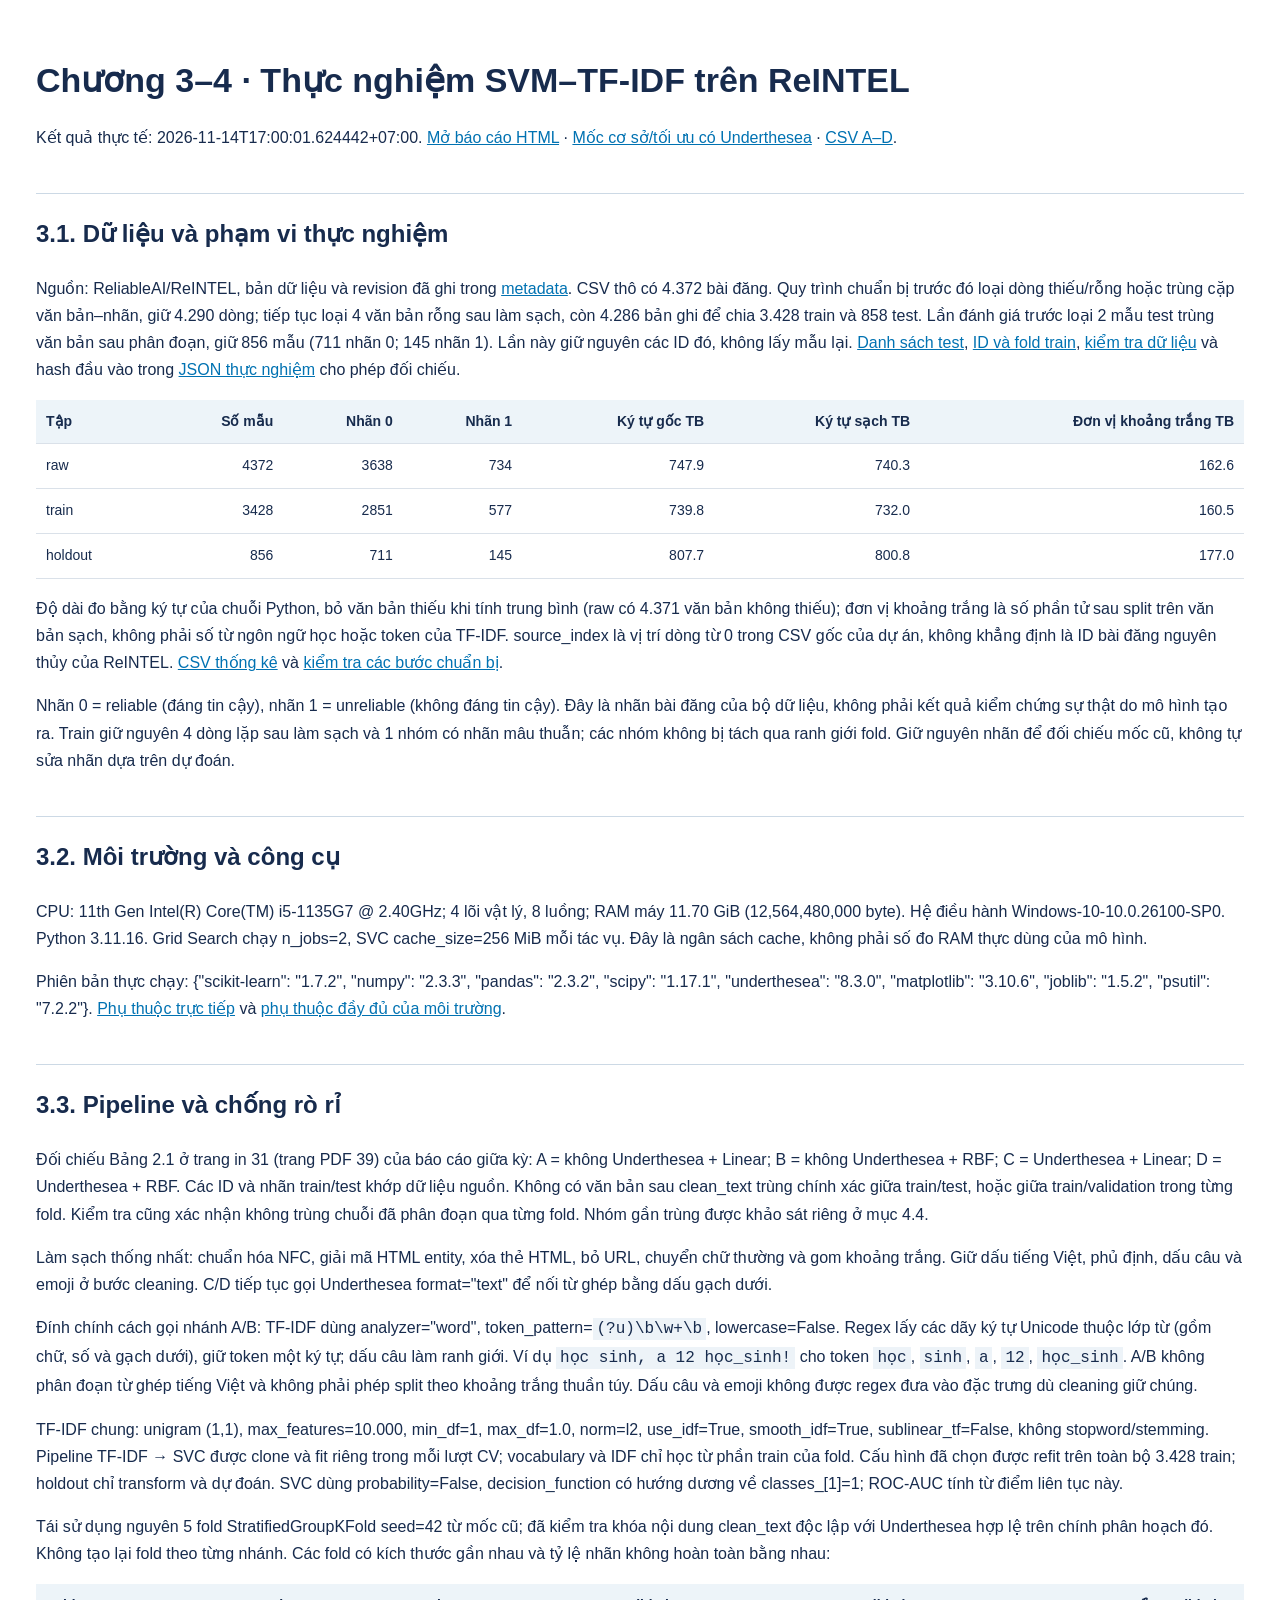
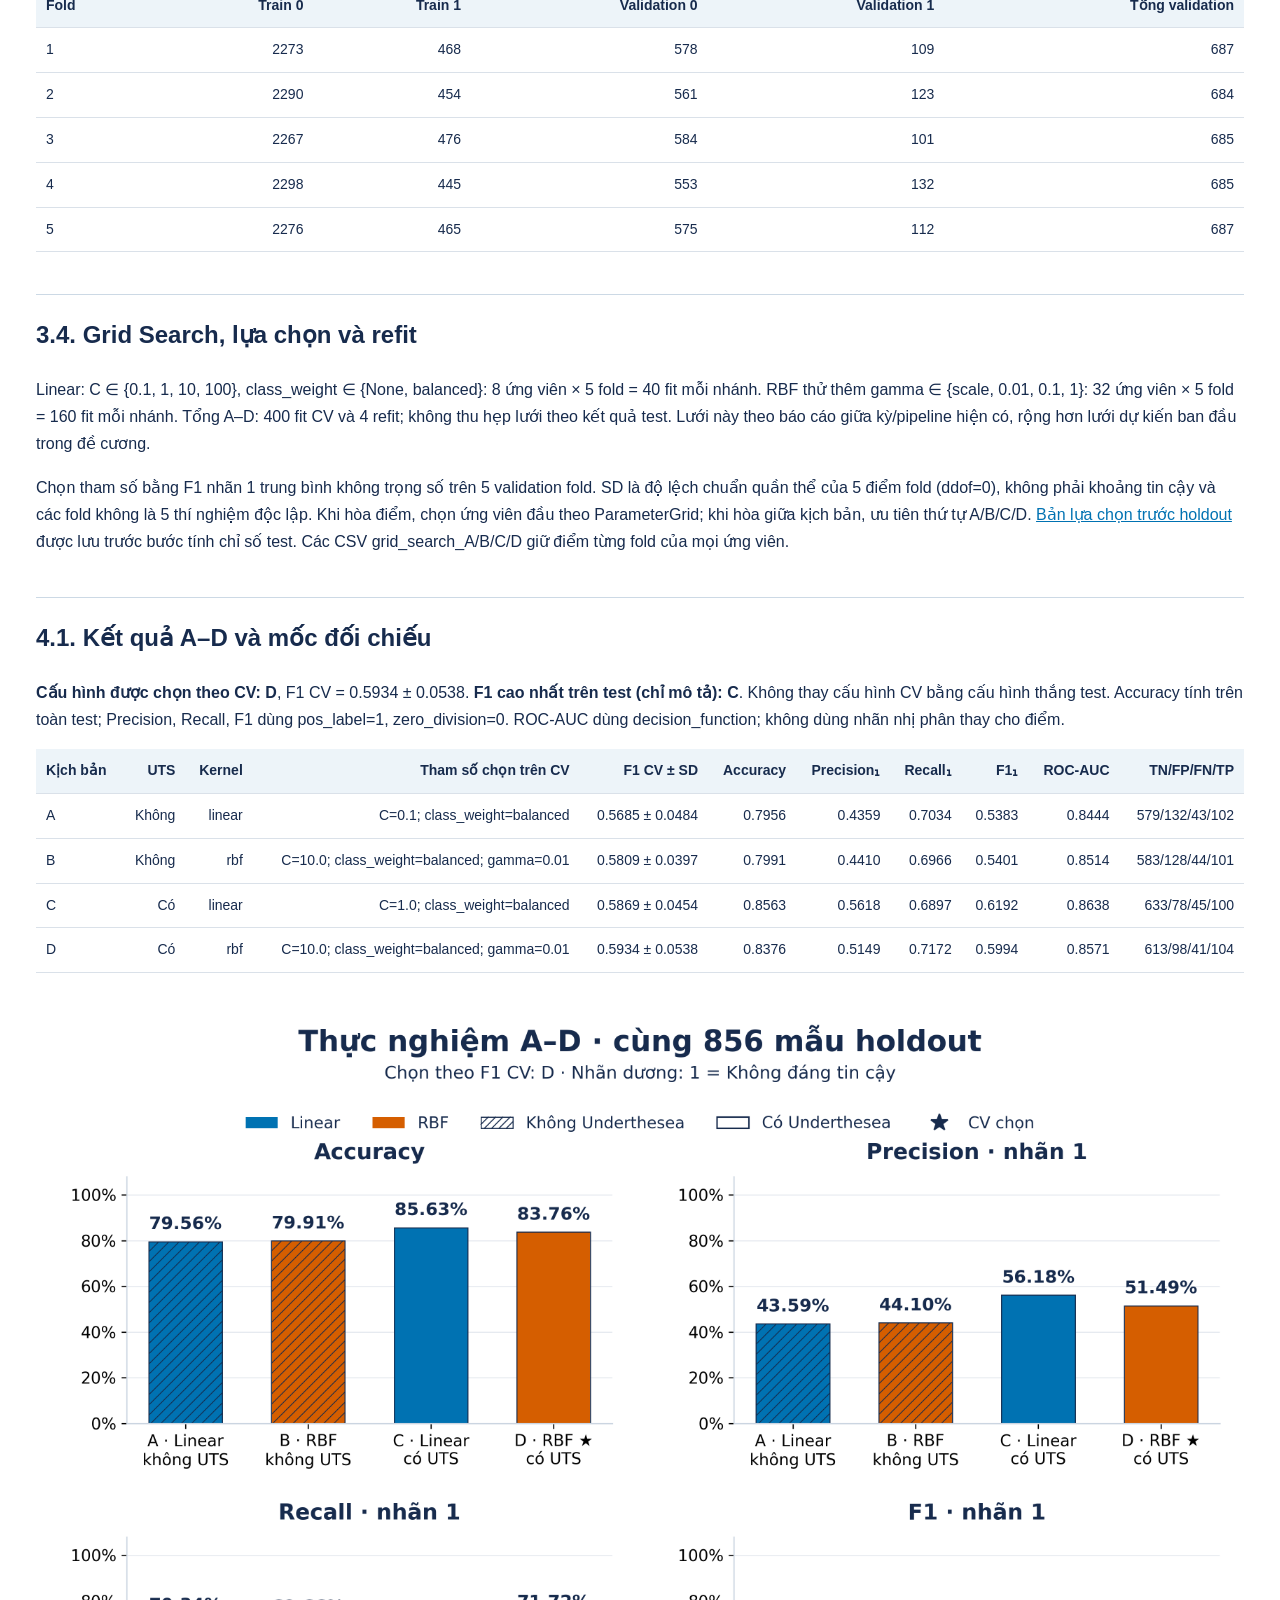
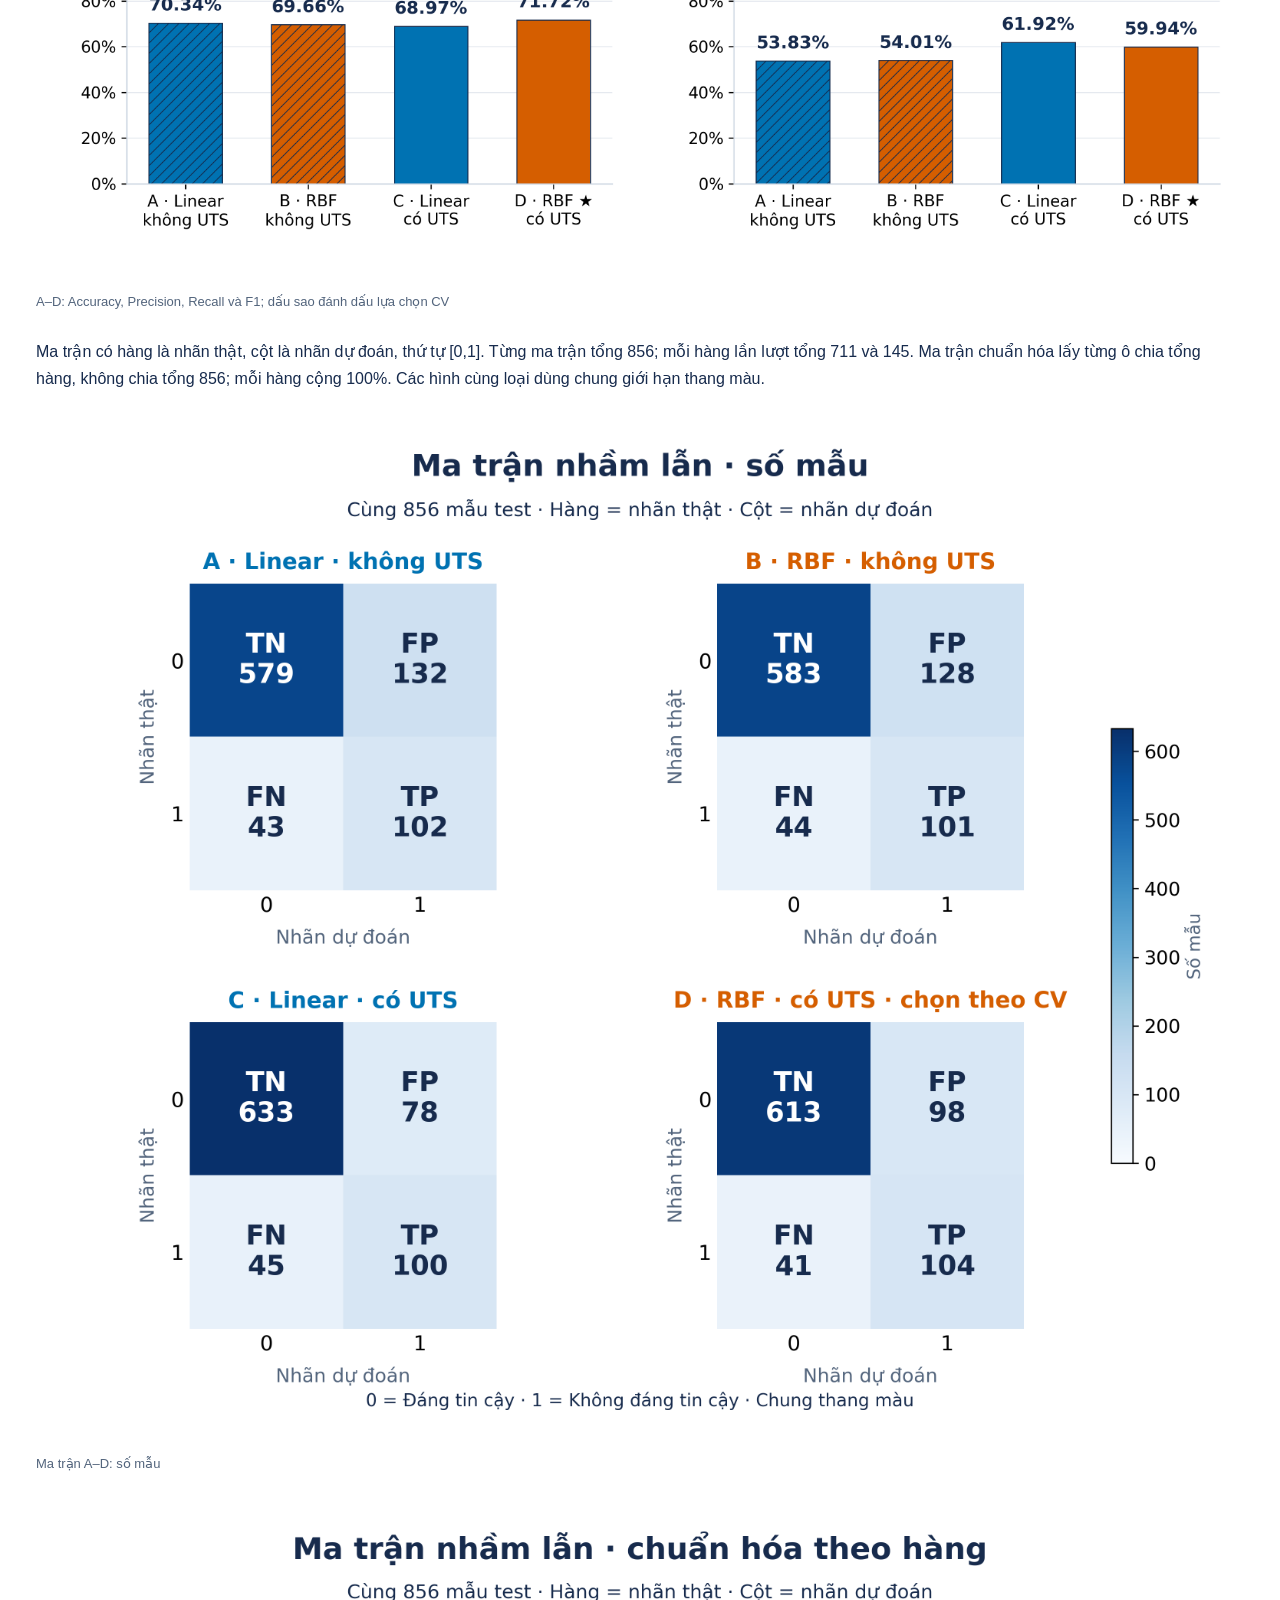
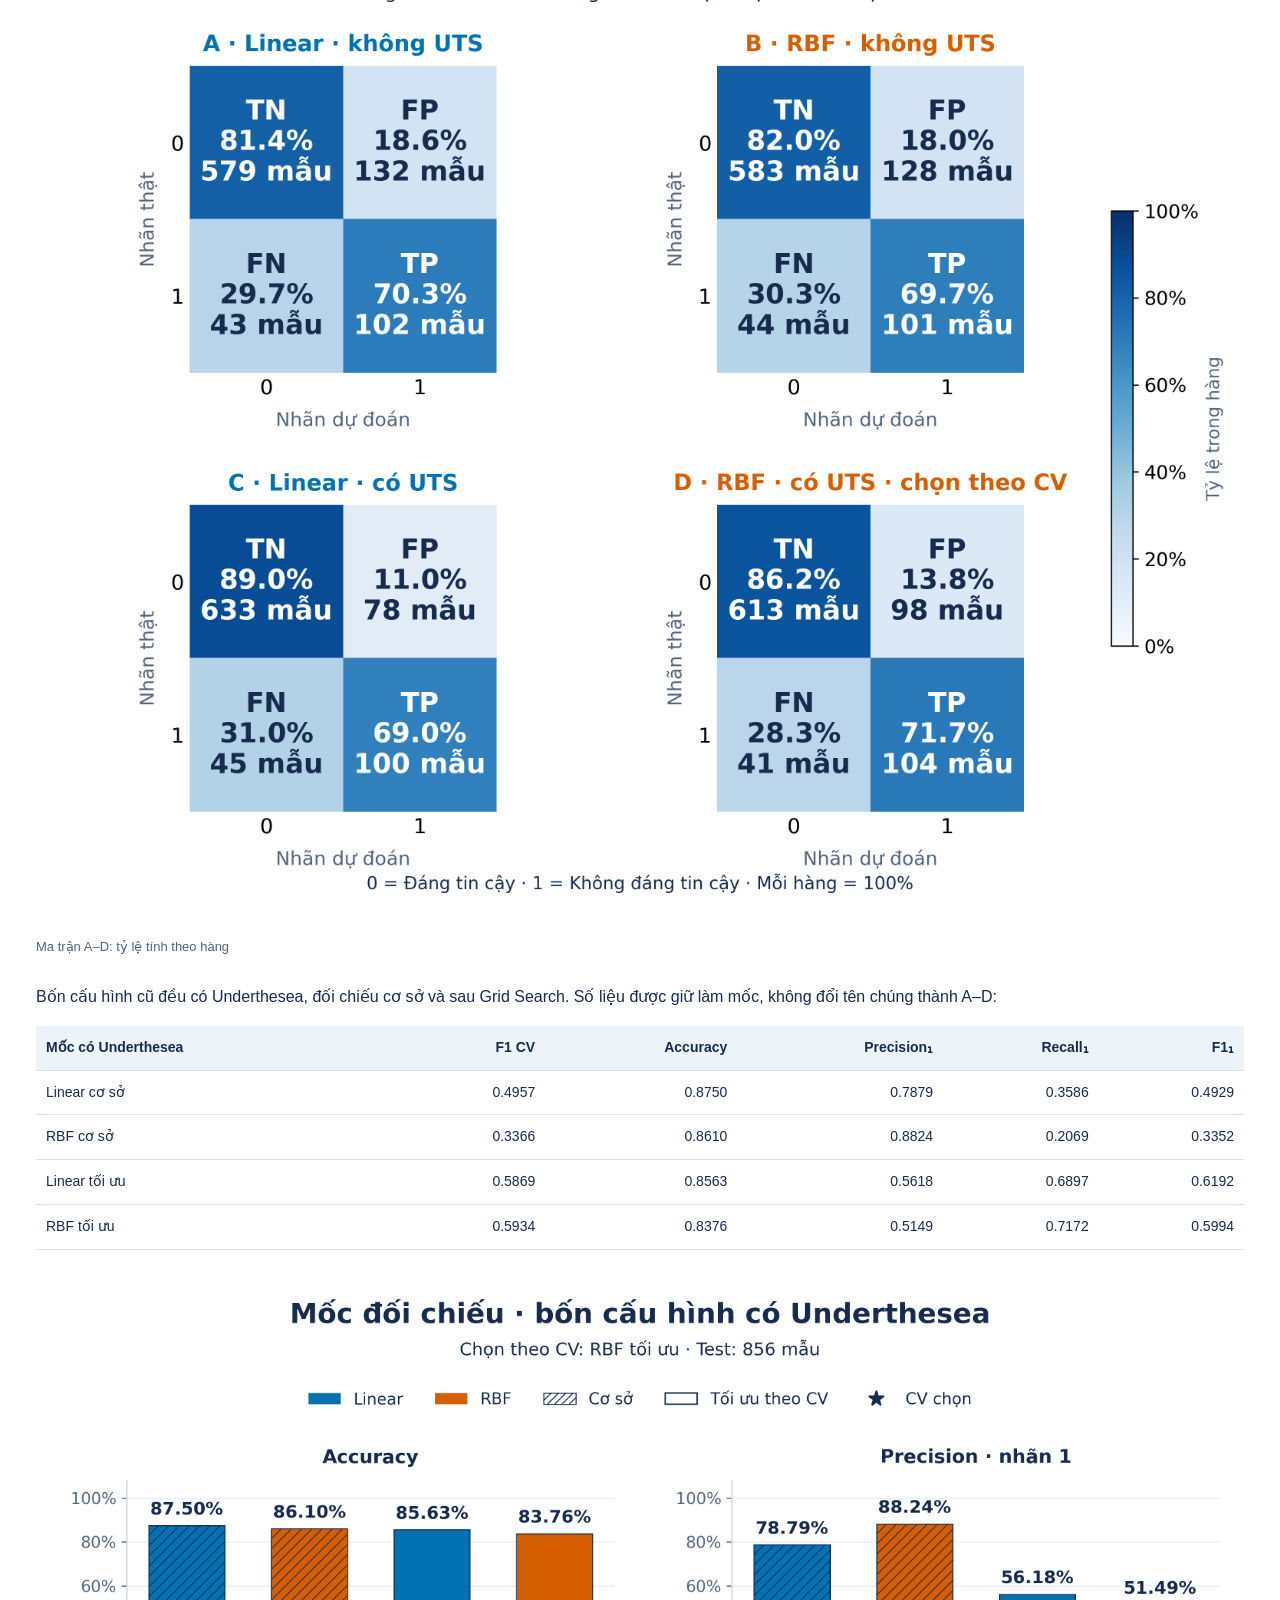
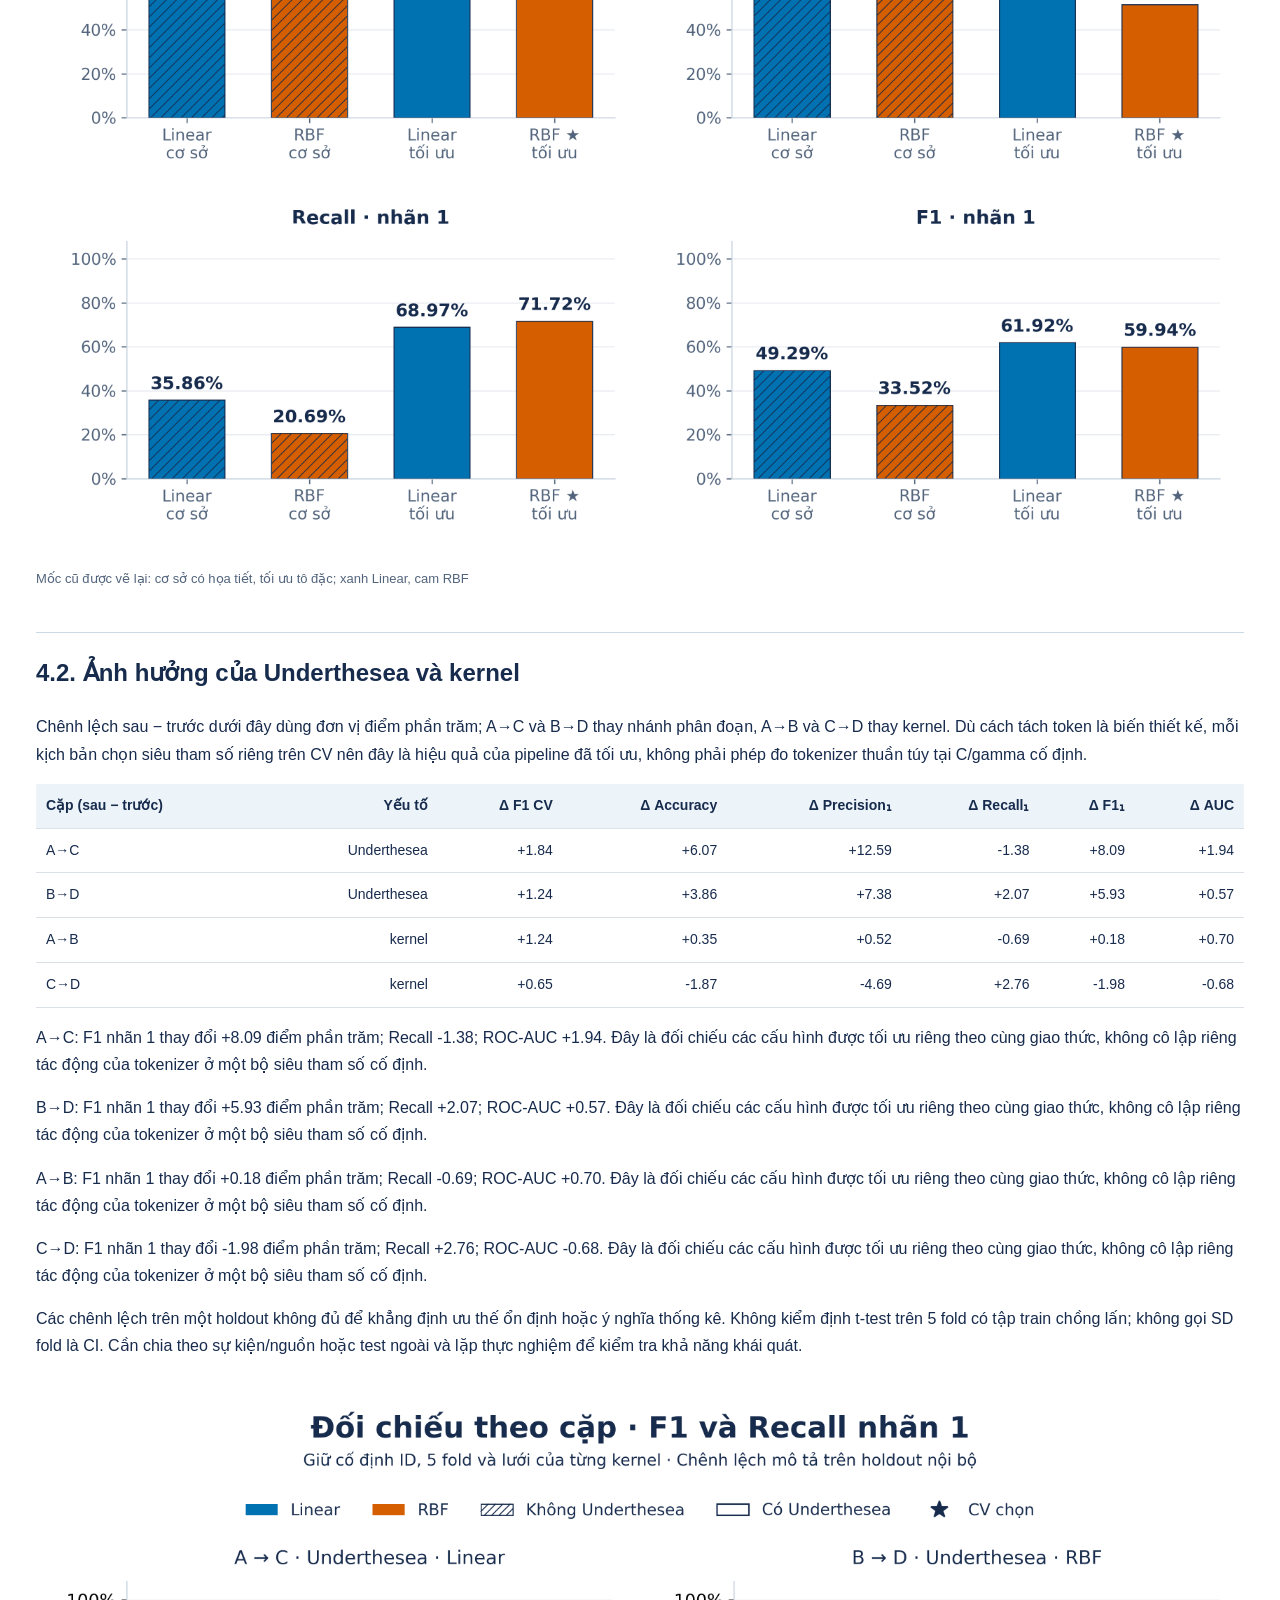
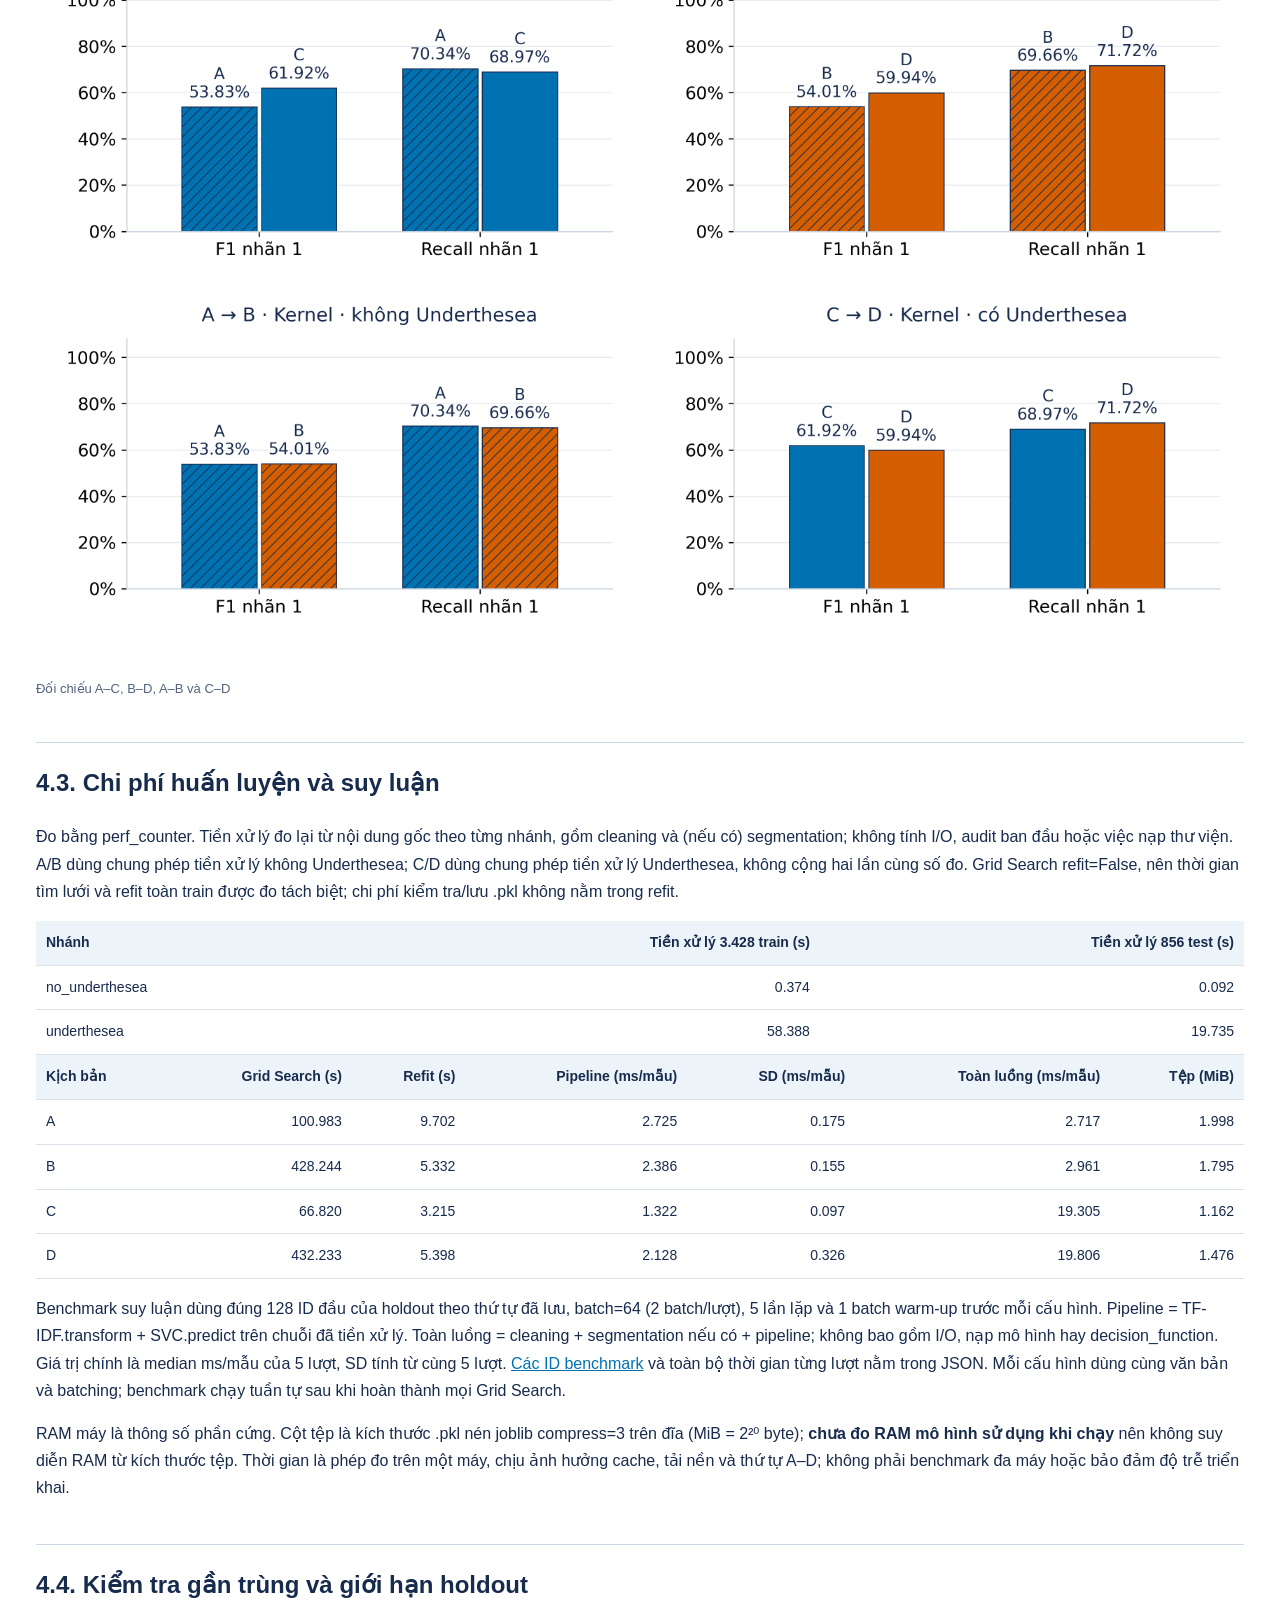
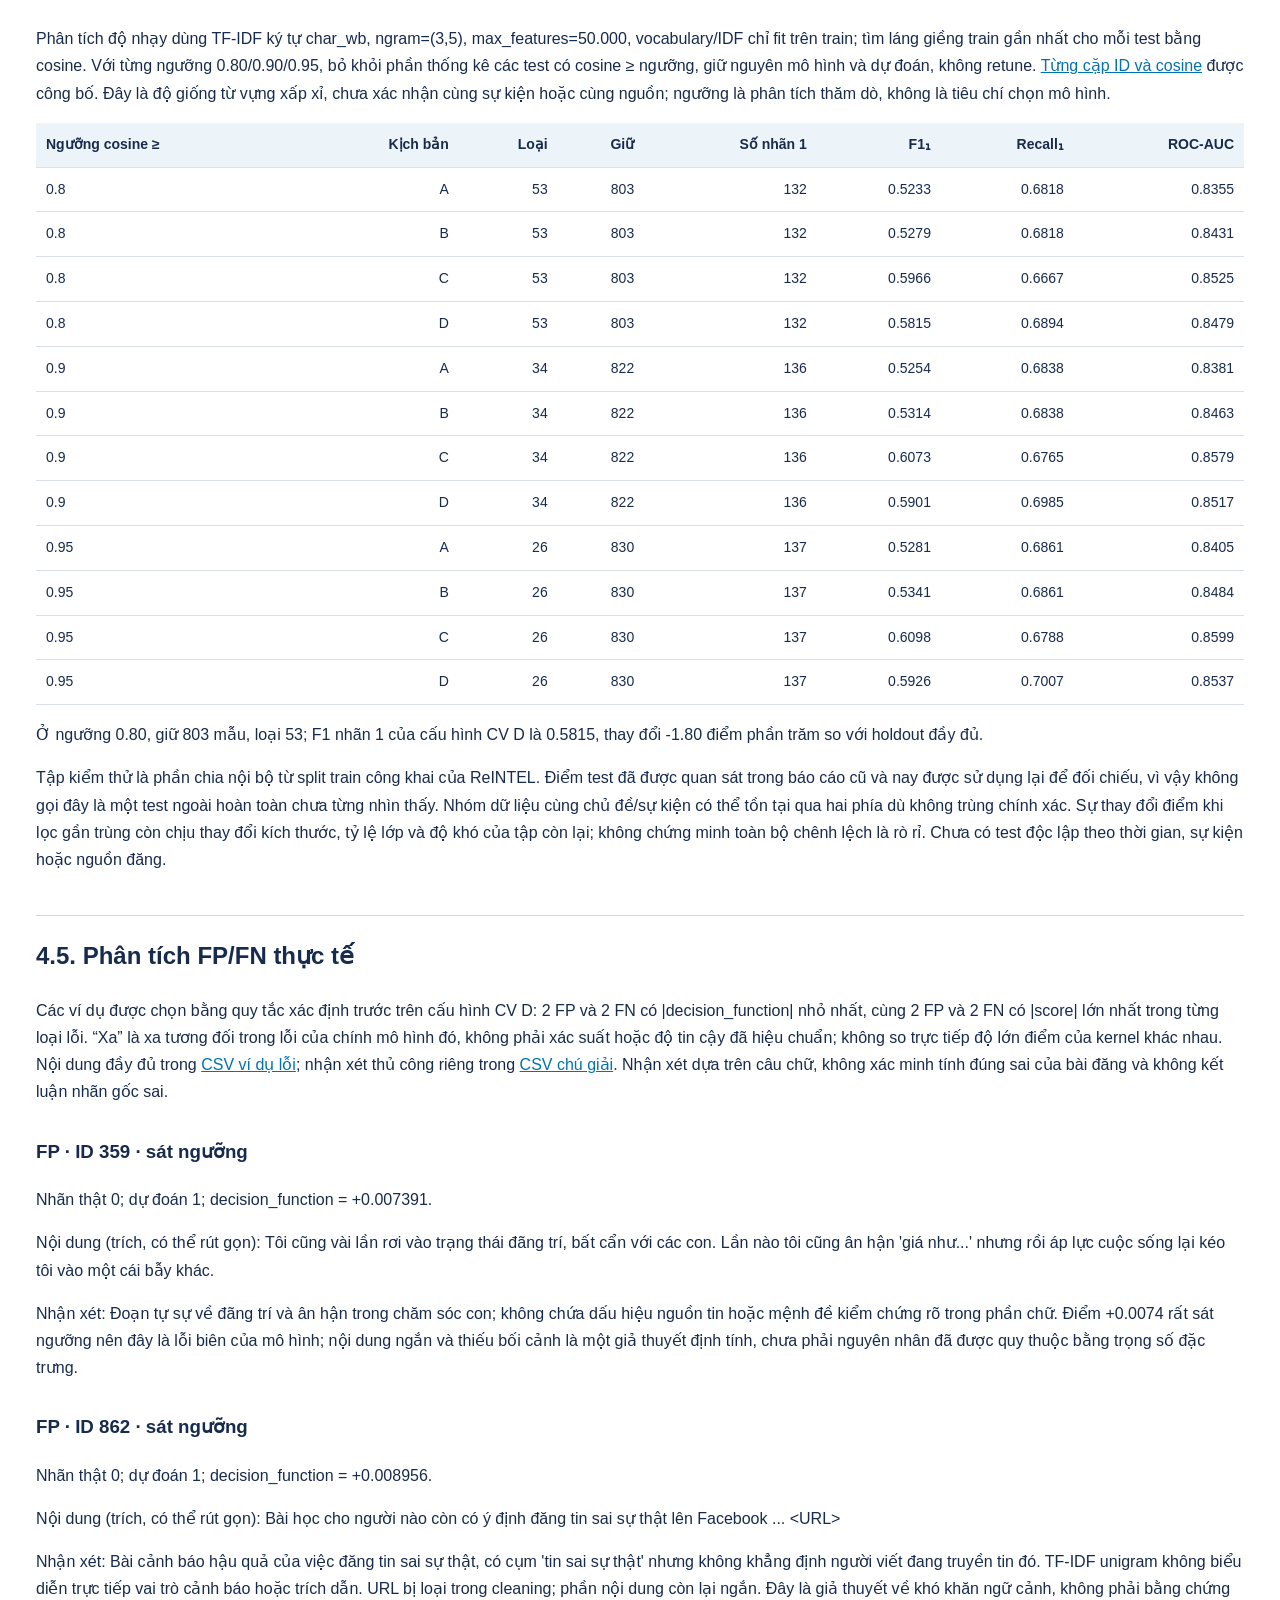
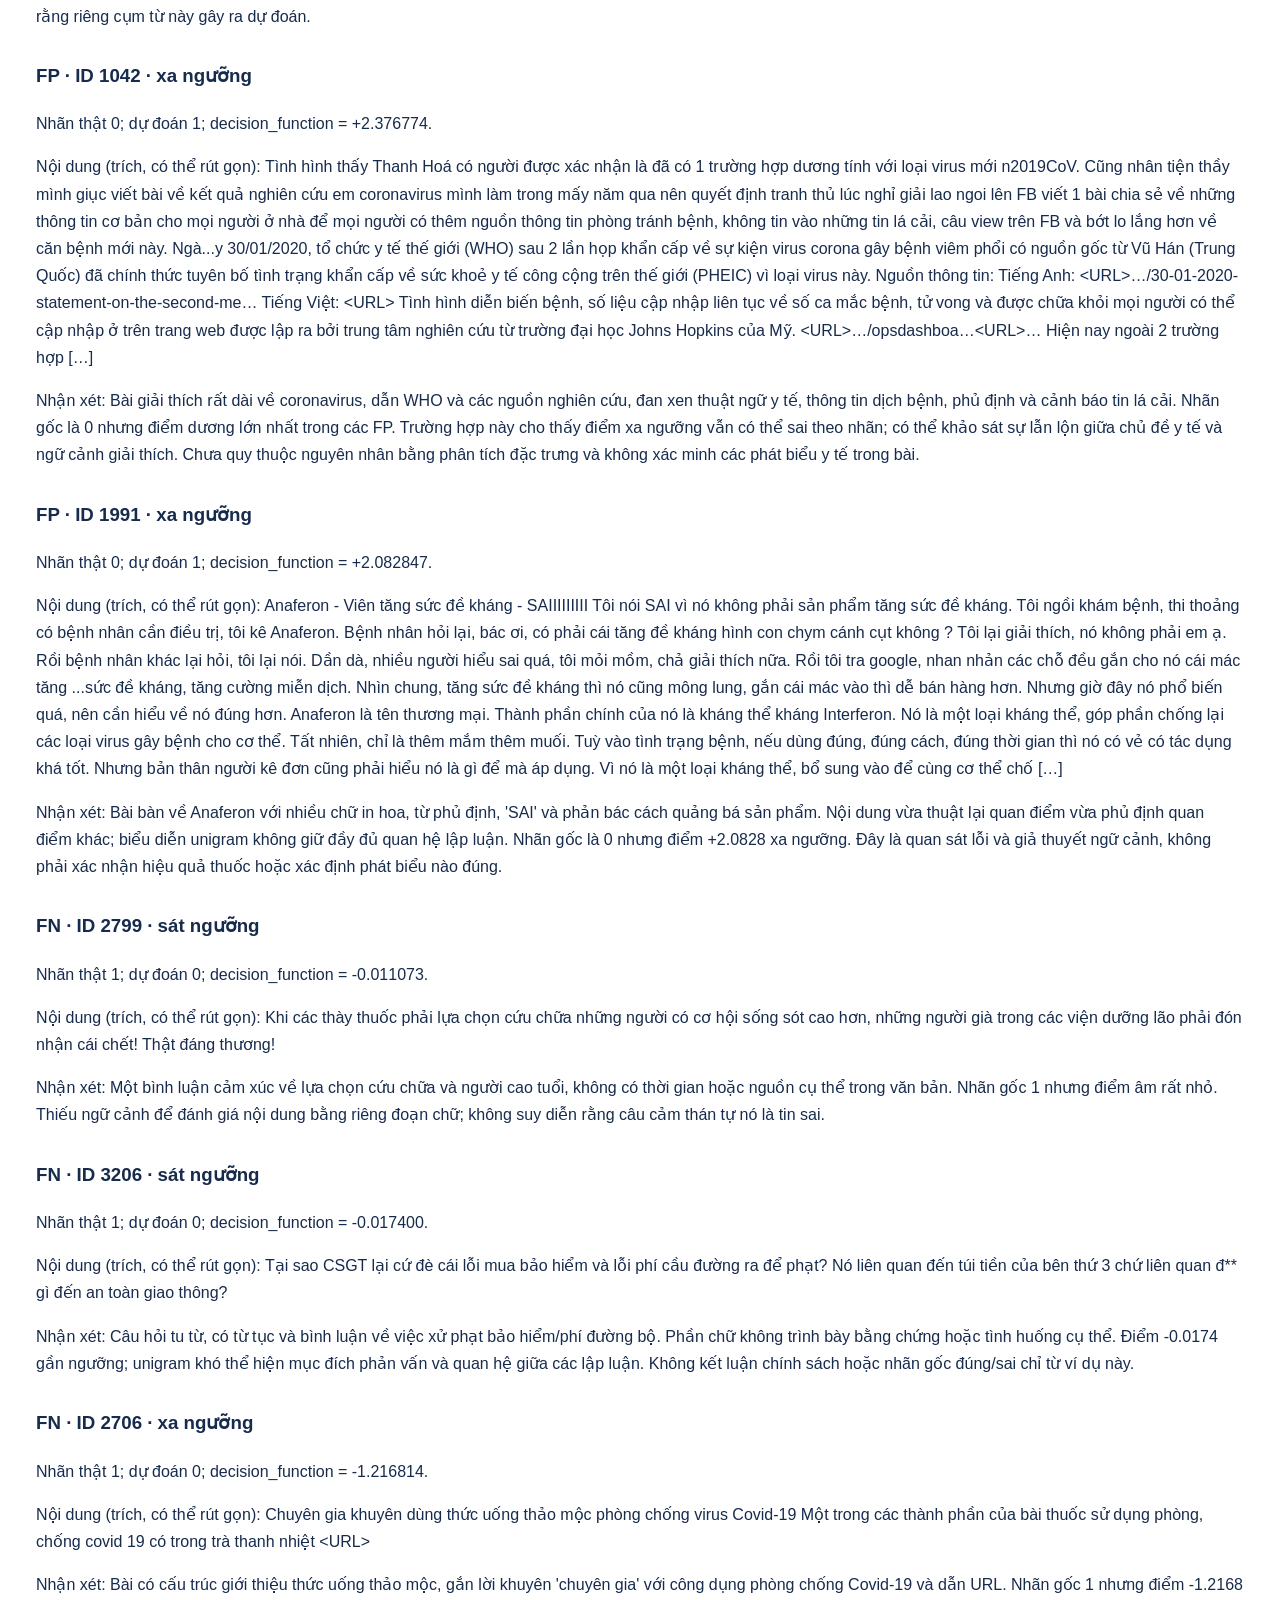
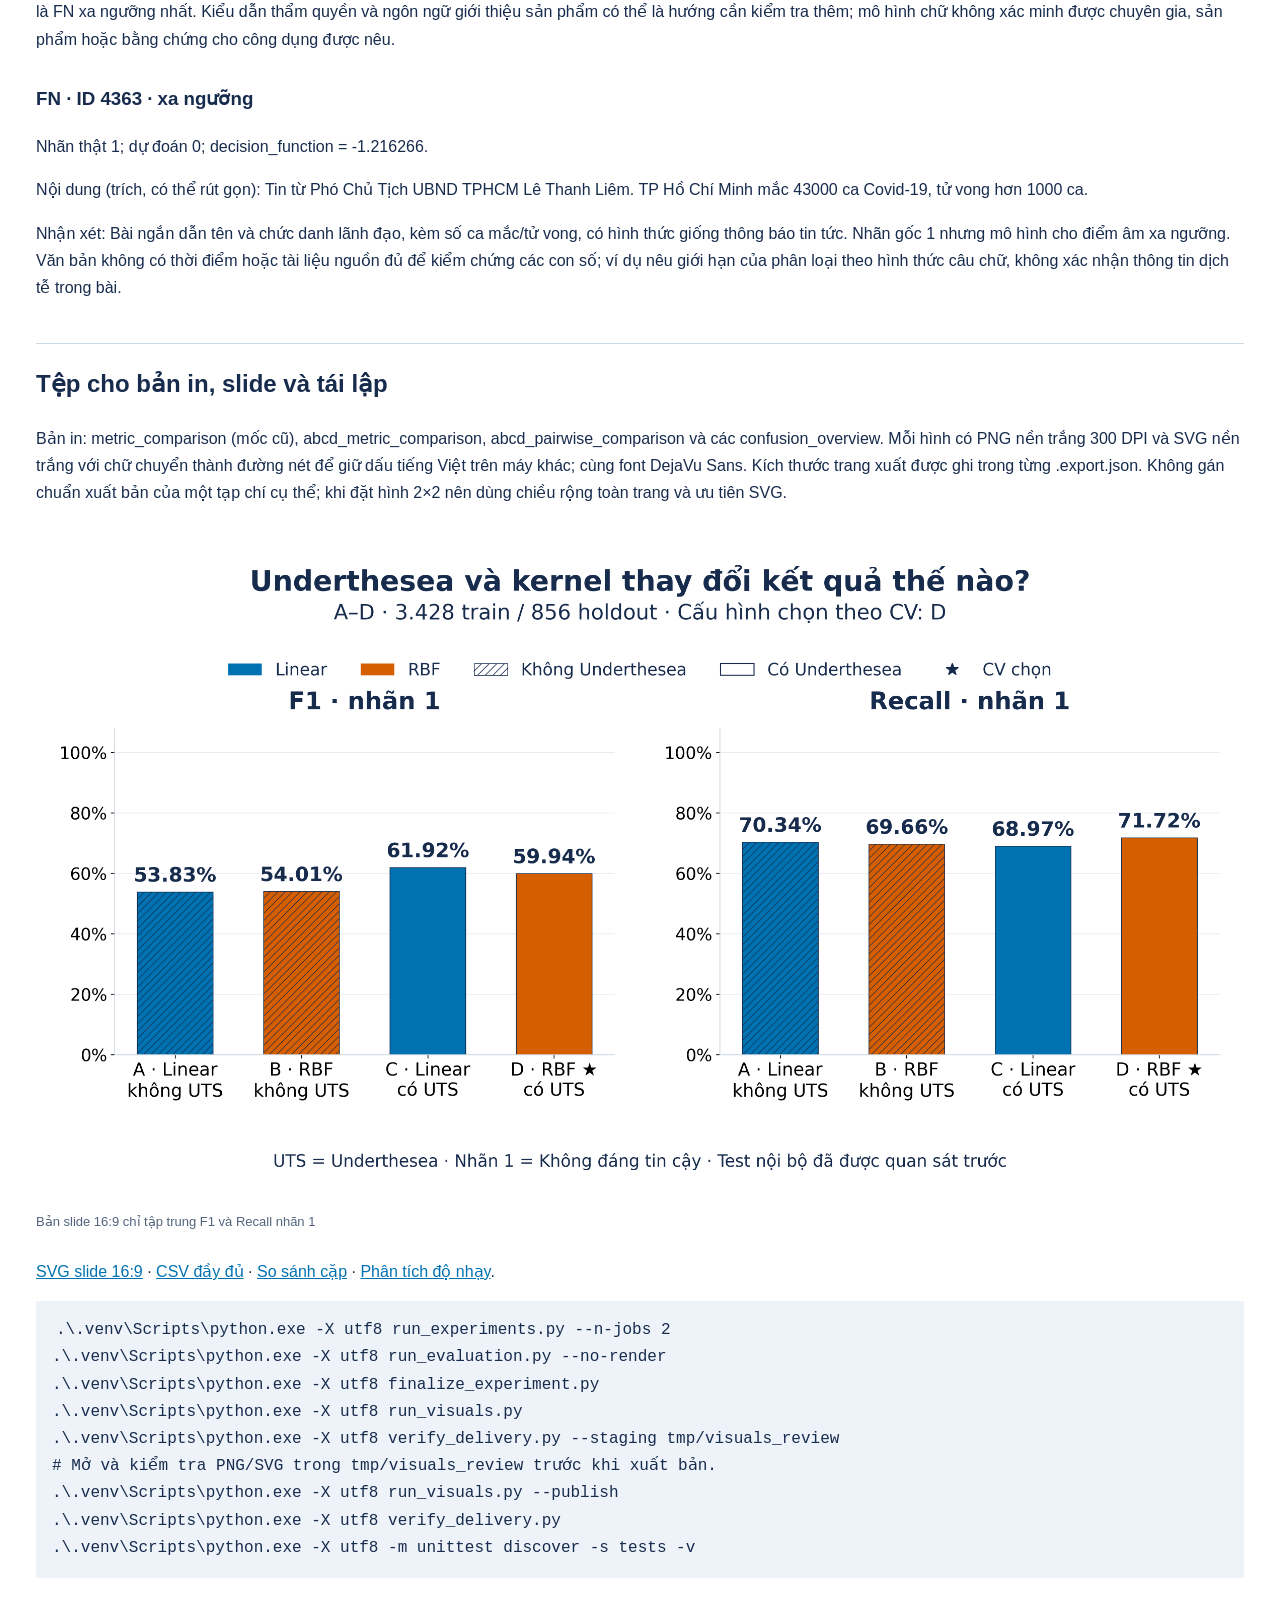
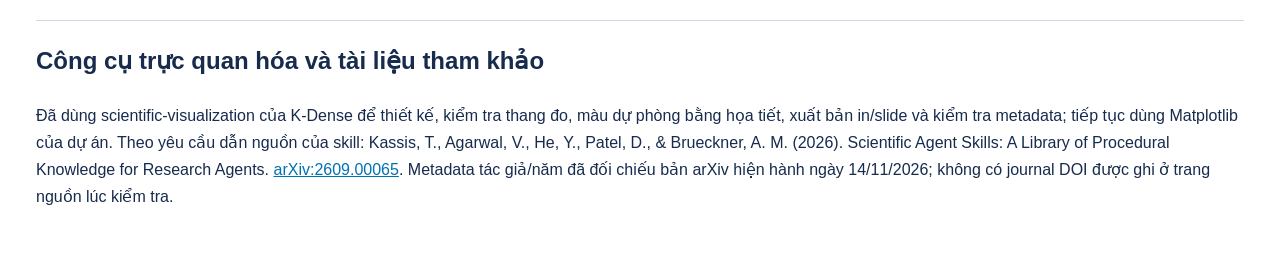
<file: docs/chapter3_4.html>
<!doctype html><html lang="vi"><meta charset="utf-8"><meta name="viewport" content="width=device-width,initial-scale=1"><title>Thực nghiệm SVM · Chương 3–4</title><style>
    *{box-sizing:border-box}body{font:16px/1.7 'Segoe UI',Arial,sans-serif;color:#172b4d;margin:0;background:#f3f6fa}main{max-width:1280px;margin:auto;padding:36px;background:white}h1{font-size:34px;line-height:1.25}h2{margin-top:42px;border-top:1px solid #ccd9e5;padding-top:20px}h3{margin-top:30px}a{color:#0072b2}table{border-collapse:collapse;font-size:14px;min-width:100%}th,td{padding:10px;border-bottom:1px solid #dae1e9;text-align:right;white-space:nowrap}th:first-child,td:first-child{text-align:left}th{background:#edf4f9}.scroll{overflow:auto}figure{margin:25px 0}img{max-width:100%;display:block}figcaption{font-size:13px;color:#52647c}code{background:#edf3f8;padding:2px 4px}pre{padding:16px;overflow:auto;background:#edf3f8}p{overflow-wrap:anywhere}@media print{main{padding:0}body{background:white}figure{break-inside:avoid}h2{break-after:avoid}.scroll{overflow:visible}table{white-space:normal;font-size:9px}th,td{white-space:normal;padding:4px}}
    </style><main><h1>Chương 3–4 · Thực nghiệm SVM–TF-IDF trên ReINTEL</h1>
<p>Kết quả thực tế: 2026-11-14T17:00:01.624442+07:00. <a href="chapter3_4.html">Mở báo cáo HTML</a> · <a href="index.html">Mốc cơ sở/tối ưu có Underthesea</a> · <a href="../results/chapter3_4/metrics_abcd.csv">CSV A–D</a>.</p>
<h2>3.1. Dữ liệu và phạm vi thực nghiệm</h2>
<p>Nguồn: ReliableAI/ReINTEL, bản dữ liệu và revision đã ghi trong <a href="../data/raw/reintel_metadata.json">metadata</a>. CSV thô có 4.372 bài đăng. Quy trình chuẩn bị trước đó loại dòng thiếu/rỗng hoặc trùng cặp văn bản–nhãn, giữ 4.290 dòng; tiếp tục loại 4 văn bản rỗng sau làm sạch, còn 4.286 bản ghi để chia 3.428 train và 858 test. Lần đánh giá trước loại 2 mẫu test trùng văn bản sau phân đoạn, giữ 856 mẫu (711 nhãn 0; 145 nhãn 1). Lần này giữ nguyên các ID đó, không lấy mẫu lại. <a href="../results/chapter3_4/holdout_ids.csv">Danh sách test</a>, <a href="../results/chapter3_4/cv_fold_assignments.csv">ID và fold train</a>, <a href="../results/chapter3_4/data_audit.json">kiểm tra dữ liệu</a> và hash đầu vào trong <a href="../results/chapter3_4/experiment_summary.json">JSON thực nghiệm</a> cho phép đối chiếu.</p>
<div class='scroll'><table><thead><tr><th>Tập</th><th>Số mẫu</th><th>Nhãn 0</th><th>Nhãn 1</th><th>Ký tự gốc TB</th><th>Ký tự sạch TB</th><th>Đơn vị khoảng trắng TB</th></tr></thead><tbody><tr><td>raw</td><td>4372</td><td>3638</td><td>734</td><td>747.9</td><td>740.3</td><td>162.6</td></tr><tr><td>train</td><td>3428</td><td>2851</td><td>577</td><td>739.8</td><td>732.0</td><td>160.5</td></tr><tr><td>holdout</td><td>856</td><td>711</td><td>145</td><td>807.7</td><td>800.8</td><td>177.0</td></tr></tbody></table></div>
<p>Độ dài đo bằng ký tự của chuỗi Python, bỏ văn bản thiếu khi tính trung bình (raw có 4.371 văn bản không thiếu); đơn vị khoảng trắng là số phần tử sau split trên văn bản sạch, không phải số từ ngôn ngữ học hoặc token của TF-IDF. source_index là vị trí dòng từ 0 trong CSV gốc của dự án, không khẳng định là ID bài đăng nguyên thủy của ReINTEL. <a href="../results/chapter3_4/dataset_statistics.csv">CSV thống kê</a> và <a href="../results/chapter3_4/preparation_audit.json">kiểm tra các bước chuẩn bị</a>.</p>
<p>Nhãn 0 = reliable (đáng tin cậy), nhãn 1 = unreliable (không đáng tin cậy). Đây là nhãn bài đăng của bộ dữ liệu, không phải kết quả kiểm chứng sự thật do mô hình tạo ra. Train giữ nguyên 4 dòng lặp sau làm sạch và 1 nhóm có nhãn mâu thuẫn; các nhóm không bị tách qua ranh giới fold. Giữ nguyên nhãn để đối chiếu mốc cũ, không tự sửa nhãn dựa trên dự đoán.</p>
<h2>3.2. Môi trường và công cụ</h2>
<p>CPU: 11th Gen Intel(R) Core(TM) i5-1135G7 @ 2.40GHz; 4 lõi vật lý, 8 luồng; RAM máy 11.70 GiB (12,564,480,000 byte). Hệ điều hành Windows-10-10.0.26100-SP0. Python 3.11.16. Grid Search chạy n_jobs=2, SVC cache_size=256 MiB mỗi tác vụ. Đây là ngân sách cache, không phải số đo RAM thực dùng của mô hình.</p>
<p>Phiên bản thực chạy: {&quot;scikit-learn&quot;: &quot;1.7.2&quot;, &quot;numpy&quot;: &quot;2.3.3&quot;, &quot;pandas&quot;: &quot;2.3.2&quot;, &quot;scipy&quot;: &quot;1.17.1&quot;, &quot;underthesea&quot;: &quot;8.3.0&quot;, &quot;matplotlib&quot;: &quot;3.10.6&quot;, &quot;joblib&quot;: &quot;1.5.2&quot;, &quot;psutil&quot;: &quot;7.2.2&quot;}. <a href="../requirements.txt">Phụ thuộc trực tiếp</a> và <a href="../results/chapter3_4/environment_freeze.txt">phụ thuộc đầy đủ của môi trường</a>.</p>
<h2>3.3. Pipeline và chống rò rỉ</h2>
<p>Đối chiếu Bảng 2.1 ở trang in 31 (trang PDF 39) của báo cáo giữa kỳ: A = không Underthesea + Linear; B = không Underthesea + RBF; C = Underthesea + Linear; D = Underthesea + RBF. Các ID và nhãn train/test khớp dữ liệu nguồn. Không có văn bản sau clean_text trùng chính xác giữa train/test, hoặc giữa train/validation trong từng fold. Kiểm tra cũng xác nhận không trùng chuỗi đã phân đoạn qua từng fold. Nhóm gần trùng được khảo sát riêng ở mục 4.4.</p>
<p>Làm sạch thống nhất: chuẩn hóa NFC, giải mã HTML entity, xóa thẻ HTML, bỏ URL, chuyển chữ thường và gom khoảng trắng. Giữ dấu tiếng Việt, phủ định, dấu câu và emoji ở bước cleaning. C/D tiếp tục gọi Underthesea format=&quot;text&quot; để nối từ ghép bằng dấu gạch dưới.</p>
<p>Đính chính cách gọi nhánh A/B: TF-IDF dùng analyzer=&quot;word&quot;, token_pattern=<code>(?u)\b\w+\b</code>, lowercase=False. Regex lấy các dãy ký tự Unicode thuộc lớp từ (gồm chữ, số và gạch dưới), giữ token một ký tự; dấu câu làm ranh giới. Ví dụ <code>học sinh, a 12 học_sinh!</code> cho token <code>học</code>, <code>sinh</code>, <code>a</code>, <code>12</code>, <code>học_sinh</code>. A/B không phân đoạn từ ghép tiếng Việt và không phải phép split theo khoảng trắng thuần túy. Dấu câu và emoji không được regex đưa vào đặc trưng dù cleaning giữ chúng.</p>
<p>TF-IDF chung: unigram (1,1), max_features=10.000, min_df=1, max_df=1.0, norm=l2, use_idf=True, smooth_idf=True, sublinear_tf=False, không stopword/stemming. Pipeline TF-IDF → SVC được clone và fit riêng trong mỗi lượt CV; vocabulary và IDF chỉ học từ phần train của fold. Cấu hình đã chọn được refit trên toàn bộ 3.428 train; holdout chỉ transform và dự đoán. SVC dùng probability=False, decision_function có hướng dương về classes_[1]=1; ROC-AUC tính từ điểm liên tục này.</p>
<p>Tái sử dụng nguyên 5 fold StratifiedGroupKFold seed=42 từ mốc cũ; đã kiểm tra khóa nội dung clean_text độc lập với Underthesea hợp lệ trên chính phân hoạch đó. Không tạo lại fold theo từng nhánh. Các fold có kích thước gần nhau và tỷ lệ nhãn không hoàn toàn bằng nhau:</p>
<div class='scroll'><table><thead><tr><th>Fold</th><th>Train 0</th><th>Train 1</th><th>Validation 0</th><th>Validation 1</th><th>Tổng validation</th></tr></thead><tbody><tr><td>1</td><td>2273</td><td>468</td><td>578</td><td>109</td><td>687</td></tr><tr><td>2</td><td>2290</td><td>454</td><td>561</td><td>123</td><td>684</td></tr><tr><td>3</td><td>2267</td><td>476</td><td>584</td><td>101</td><td>685</td></tr><tr><td>4</td><td>2298</td><td>445</td><td>553</td><td>132</td><td>685</td></tr><tr><td>5</td><td>2276</td><td>465</td><td>575</td><td>112</td><td>687</td></tr></tbody></table></div>
<h2>3.4. Grid Search, lựa chọn và refit</h2>
<p>Linear: C ∈ {0.1, 1, 10, 100}, class_weight ∈ {None, balanced}: 8 ứng viên × 5 fold = 40 fit mỗi nhánh. RBF thử thêm gamma ∈ {scale, 0.01, 0.1, 1}: 32 ứng viên × 5 fold = 160 fit mỗi nhánh. Tổng A–D: 400 fit CV và 4 refit; không thu hẹp lưới theo kết quả test. Lưới này theo báo cáo giữa kỳ/pipeline hiện có, rộng hơn lưới dự kiến ban đầu trong đề cương.</p>
<p>Chọn tham số bằng F1 nhãn 1 trung bình không trọng số trên 5 validation fold. SD là độ lệch chuẩn quần thể của 5 điểm fold (ddof=0), không phải khoảng tin cậy và các fold không là 5 thí nghiệm độc lập. Khi hòa điểm, chọn ứng viên đầu theo ParameterGrid; khi hòa giữa kịch bản, ưu tiên thứ tự A/B/C/D. <a href="../results/chapter3_4/selection_before_holdout.json">Bản lựa chọn trước holdout</a> được lưu trước bước tính chỉ số test. Các CSV grid_search_A/B/C/D giữ điểm từng fold của mọi ứng viên.</p>
<h2>4.1. Kết quả A–D và mốc đối chiếu</h2>
<p><strong>Cấu hình được chọn theo CV: D</strong>, F1 CV = 0.5934 ± 0.0538. <strong>F1 cao nhất trên test (chỉ mô tả): C</strong>. Không thay cấu hình CV bằng cấu hình thắng test. Accuracy tính trên toàn test; Precision, Recall, F1 dùng pos_label=1, zero_division=0. ROC-AUC dùng decision_function; không dùng nhãn nhị phân thay cho điểm.</p>
<div class='scroll'><table><thead><tr><th>Kịch bản</th><th>UTS</th><th>Kernel</th><th>Tham số chọn trên CV</th><th>F1 CV ± SD</th><th>Accuracy</th><th>Precision₁</th><th>Recall₁</th><th>F1₁</th><th>ROC-AUC</th><th>TN/FP/FN/TP</th></tr></thead><tbody><tr><td>A</td><td>Không</td><td>linear</td><td>C=0.1; class_weight=balanced</td><td>0.5685 ± 0.0484</td><td>0.7956</td><td>0.4359</td><td>0.7034</td><td>0.5383</td><td>0.8444</td><td>579/132/43/102</td></tr><tr><td>B</td><td>Không</td><td>rbf</td><td>C=10.0; class_weight=balanced; gamma=0.01</td><td>0.5809 ± 0.0397</td><td>0.7991</td><td>0.4410</td><td>0.6966</td><td>0.5401</td><td>0.8514</td><td>583/128/44/101</td></tr><tr><td>C</td><td>Có</td><td>linear</td><td>C=1.0; class_weight=balanced</td><td>0.5869 ± 0.0454</td><td>0.8563</td><td>0.5618</td><td>0.6897</td><td>0.6192</td><td>0.8638</td><td>633/78/45/100</td></tr><tr><td>D</td><td>Có</td><td>rbf</td><td>C=10.0; class_weight=balanced; gamma=0.01</td><td>0.5934 ± 0.0538</td><td>0.8376</td><td>0.5149</td><td>0.7172</td><td>0.5994</td><td>0.8571</td><td>613/98/41/104</td></tr></tbody></table></div>
<figure><img alt="A–D: Accuracy, Precision, Recall và F1; dấu sao đánh dấu lựa chọn CV" src="figures/abcd_metric_comparison.png"><figcaption>A–D: Accuracy, Precision, Recall và F1; dấu sao đánh dấu lựa chọn CV</figcaption></figure>
<p>Ma trận có hàng là nhãn thật, cột là nhãn dự đoán, thứ tự [0,1]. Từng ma trận tổng 856; mỗi hàng lần lượt tổng 711 và 145. Ma trận chuẩn hóa lấy từng ô chia tổng hàng, không chia tổng 856; mỗi hàng cộng 100%. Các hình cùng loại dùng chung giới hạn thang màu.</p>
<figure><img alt="Ma trận A–D: số mẫu" src="figures/abcd_confusion_overview.png"><figcaption>Ma trận A–D: số mẫu</figcaption></figure>
<figure><img alt="Ma trận A–D: tỷ lệ tính theo hàng" src="figures/abcd_confusion_overview_normalized.png"><figcaption>Ma trận A–D: tỷ lệ tính theo hàng</figcaption></figure>
<p>Bốn cấu hình cũ đều có Underthesea, đối chiếu cơ sở và sau Grid Search. Số liệu được giữ làm mốc, không đổi tên chúng thành A–D:</p>
<div class='scroll'><table><thead><tr><th>Mốc có Underthesea</th><th>F1 CV</th><th>Accuracy</th><th>Precision₁</th><th>Recall₁</th><th>F1₁</th></tr></thead><tbody><tr><td>Linear cơ sở</td><td>0.4957</td><td>0.8750</td><td>0.7879</td><td>0.3586</td><td>0.4929</td></tr><tr><td>RBF cơ sở</td><td>0.3366</td><td>0.8610</td><td>0.8824</td><td>0.2069</td><td>0.3352</td></tr><tr><td>Linear tối ưu</td><td>0.5869</td><td>0.8563</td><td>0.5618</td><td>0.6897</td><td>0.6192</td></tr><tr><td>RBF tối ưu</td><td>0.5934</td><td>0.8376</td><td>0.5149</td><td>0.7172</td><td>0.5994</td></tr></tbody></table></div>
<figure><img alt="Mốc cũ được vẽ lại: cơ sở có họa tiết, tối ưu tô đặc; xanh Linear, cam RBF" src="figures/metric_comparison.png"><figcaption>Mốc cũ được vẽ lại: cơ sở có họa tiết, tối ưu tô đặc; xanh Linear, cam RBF</figcaption></figure>
<h2>4.2. Ảnh hưởng của Underthesea và kernel</h2>
<p>Chênh lệch sau − trước dưới đây dùng đơn vị điểm phần trăm; A→C và B→D thay nhánh phân đoạn, A→B và C→D thay kernel. Dù cách tách token là biến thiết kế, mỗi kịch bản chọn siêu tham số riêng trên CV nên đây là hiệu quả của pipeline đã tối ưu, không phải phép đo tokenizer thuần túy tại C/gamma cố định.</p>
<div class='scroll'><table><thead><tr><th>Cặp (sau − trước)</th><th>Yếu tố</th><th>Δ F1 CV</th><th>Δ Accuracy</th><th>Δ Precision₁</th><th>Δ Recall₁</th><th>Δ F1₁</th><th>Δ AUC</th></tr></thead><tbody><tr><td>A→C</td><td>Underthesea</td><td>+1.84</td><td>+6.07</td><td>+12.59</td><td>-1.38</td><td>+8.09</td><td>+1.94</td></tr><tr><td>B→D</td><td>Underthesea</td><td>+1.24</td><td>+3.86</td><td>+7.38</td><td>+2.07</td><td>+5.93</td><td>+0.57</td></tr><tr><td>A→B</td><td>kernel</td><td>+1.24</td><td>+0.35</td><td>+0.52</td><td>-0.69</td><td>+0.18</td><td>+0.70</td></tr><tr><td>C→D</td><td>kernel</td><td>+0.65</td><td>-1.87</td><td>-4.69</td><td>+2.76</td><td>-1.98</td><td>-0.68</td></tr></tbody></table></div>
<p>A→C: F1 nhãn 1 thay đổi +8.09 điểm phần trăm; Recall -1.38; ROC-AUC +1.94. Đây là đối chiếu các cấu hình được tối ưu riêng theo cùng giao thức, không cô lập riêng tác động của tokenizer ở một bộ siêu tham số cố định.</p>
<p>B→D: F1 nhãn 1 thay đổi +5.93 điểm phần trăm; Recall +2.07; ROC-AUC +0.57. Đây là đối chiếu các cấu hình được tối ưu riêng theo cùng giao thức, không cô lập riêng tác động của tokenizer ở một bộ siêu tham số cố định.</p>
<p>A→B: F1 nhãn 1 thay đổi +0.18 điểm phần trăm; Recall -0.69; ROC-AUC +0.70. Đây là đối chiếu các cấu hình được tối ưu riêng theo cùng giao thức, không cô lập riêng tác động của tokenizer ở một bộ siêu tham số cố định.</p>
<p>C→D: F1 nhãn 1 thay đổi -1.98 điểm phần trăm; Recall +2.76; ROC-AUC -0.68. Đây là đối chiếu các cấu hình được tối ưu riêng theo cùng giao thức, không cô lập riêng tác động của tokenizer ở một bộ siêu tham số cố định.</p>
<p>Các chênh lệch trên một holdout không đủ để khẳng định ưu thế ổn định hoặc ý nghĩa thống kê. Không kiểm định t-test trên 5 fold có tập train chồng lấn; không gọi SD fold là CI. Cần chia theo sự kiện/nguồn hoặc test ngoài và lặp thực nghiệm để kiểm tra khả năng khái quát.</p>
<figure><img alt="Đối chiếu A–C, B–D, A–B và C–D" src="figures/abcd_pairwise_comparison.png"><figcaption>Đối chiếu A–C, B–D, A–B và C–D</figcaption></figure>
<h2>4.3. Chi phí huấn luyện và suy luận</h2>
<p>Đo bằng perf_counter. Tiền xử lý đo lại từ nội dung gốc theo từng nhánh, gồm cleaning và (nếu có) segmentation; không tính I/O, audit ban đầu hoặc việc nạp thư viện. A/B dùng chung phép tiền xử lý không Underthesea; C/D dùng chung phép tiền xử lý Underthesea, không cộng hai lần cùng số đo. Grid Search refit=False, nên thời gian tìm lưới và refit toàn train được đo tách biệt; chi phí kiểm tra/lưu .pkl không nằm trong refit.</p>
<div class='scroll'><table><thead><tr><th>Nhánh</th><th>Tiền xử lý 3.428 train (s)</th><th>Tiền xử lý 856 test (s)</th></tr></thead><tbody><tr><td>no_underthesea</td><td>0.374</td><td>0.092</td></tr><tr><td>underthesea</td><td>58.388</td><td>19.735</td></tr></tbody></table></div>
<div class='scroll'><table><thead><tr><th>Kịch bản</th><th>Grid Search (s)</th><th>Refit (s)</th><th>Pipeline (ms/mẫu)</th><th>SD (ms/mẫu)</th><th>Toàn luồng (ms/mẫu)</th><th>Tệp (MiB)</th></tr></thead><tbody><tr><td>A</td><td>100.983</td><td>9.702</td><td>2.725</td><td>0.175</td><td>2.717</td><td>1.998</td></tr><tr><td>B</td><td>428.244</td><td>5.332</td><td>2.386</td><td>0.155</td><td>2.961</td><td>1.795</td></tr><tr><td>C</td><td>66.820</td><td>3.215</td><td>1.322</td><td>0.097</td><td>19.305</td><td>1.162</td></tr><tr><td>D</td><td>432.233</td><td>5.398</td><td>2.128</td><td>0.326</td><td>19.806</td><td>1.476</td></tr></tbody></table></div>
<p>Benchmark suy luận dùng đúng 128 ID đầu của holdout theo thứ tự đã lưu, batch=64 (2 batch/lượt), 5 lần lặp và 1 batch warm-up trước mỗi cấu hình. Pipeline = TF-IDF.transform + SVC.predict trên chuỗi đã tiền xử lý. Toàn luồng = cleaning + segmentation nếu có + pipeline; không bao gồm I/O, nạp mô hình hay decision_function. Giá trị chính là median ms/mẫu của 5 lượt, SD tính từ cùng 5 lượt. <a href="../results/chapter3_4/benchmark_ids.csv">Các ID benchmark</a> và toàn bộ thời gian từng lượt nằm trong JSON. Mỗi cấu hình dùng cùng văn bản và batching; benchmark chạy tuần tự sau khi hoàn thành mọi Grid Search.</p>
<p>RAM máy là thông số phần cứng. Cột tệp là kích thước .pkl nén joblib compress=3 trên đĩa (MiB = 2²⁰ byte); <strong>chưa đo RAM mô hình sử dụng khi chạy</strong> nên không suy diễn RAM từ kích thước tệp. Thời gian là phép đo trên một máy, chịu ảnh hưởng cache, tải nền và thứ tự A–D; không phải benchmark đa máy hoặc bảo đảm độ trễ triển khai.</p>
<h2>4.4. Kiểm tra gần trùng và giới hạn holdout</h2>
<p>Phân tích độ nhạy dùng TF-IDF ký tự char_wb, ngram=(3,5), max_features=50.000, vocabulary/IDF chỉ fit trên train; tìm láng giềng train gần nhất cho mỗi test bằng cosine. Với từng ngưỡng 0.80/0.90/0.95, bỏ khỏi phần thống kê các test có cosine ≥ ngưỡng, giữ nguyên mô hình và dự đoán, không retune. <a href="../results/chapter3_4/near_duplicate_pairs.csv">Từng cặp ID và cosine</a> được công bố. Đây là độ giống từ vựng xấp xỉ, chưa xác nhận cùng sự kiện hoặc cùng nguồn; ngưỡng là phân tích thăm dò, không là tiêu chí chọn mô hình.</p>
<div class='scroll'><table><thead><tr><th>Ngưỡng cosine ≥</th><th>Kịch bản</th><th>Loại</th><th>Giữ</th><th>Số nhãn 1</th><th>F1₁</th><th>Recall₁</th><th>ROC-AUC</th></tr></thead><tbody><tr><td>0.8</td><td>A</td><td>53</td><td>803</td><td>132</td><td>0.5233</td><td>0.6818</td><td>0.8355</td></tr><tr><td>0.8</td><td>B</td><td>53</td><td>803</td><td>132</td><td>0.5279</td><td>0.6818</td><td>0.8431</td></tr><tr><td>0.8</td><td>C</td><td>53</td><td>803</td><td>132</td><td>0.5966</td><td>0.6667</td><td>0.8525</td></tr><tr><td>0.8</td><td>D</td><td>53</td><td>803</td><td>132</td><td>0.5815</td><td>0.6894</td><td>0.8479</td></tr><tr><td>0.9</td><td>A</td><td>34</td><td>822</td><td>136</td><td>0.5254</td><td>0.6838</td><td>0.8381</td></tr><tr><td>0.9</td><td>B</td><td>34</td><td>822</td><td>136</td><td>0.5314</td><td>0.6838</td><td>0.8463</td></tr><tr><td>0.9</td><td>C</td><td>34</td><td>822</td><td>136</td><td>0.6073</td><td>0.6765</td><td>0.8579</td></tr><tr><td>0.9</td><td>D</td><td>34</td><td>822</td><td>136</td><td>0.5901</td><td>0.6985</td><td>0.8517</td></tr><tr><td>0.95</td><td>A</td><td>26</td><td>830</td><td>137</td><td>0.5281</td><td>0.6861</td><td>0.8405</td></tr><tr><td>0.95</td><td>B</td><td>26</td><td>830</td><td>137</td><td>0.5341</td><td>0.6861</td><td>0.8484</td></tr><tr><td>0.95</td><td>C</td><td>26</td><td>830</td><td>137</td><td>0.6098</td><td>0.6788</td><td>0.8599</td></tr><tr><td>0.95</td><td>D</td><td>26</td><td>830</td><td>137</td><td>0.5926</td><td>0.7007</td><td>0.8537</td></tr></tbody></table></div>
<p>Ở ngưỡng 0.80, giữ 803 mẫu, loại 53; F1 nhãn 1 của cấu hình CV D là 0.5815, thay đổi -1.80 điểm phần trăm so với holdout đầy đủ.</p>
<p>Tập kiểm thử là phần chia nội bộ từ split train công khai của ReINTEL. Điểm test đã được quan sát trong báo cáo cũ và nay được sử dụng lại để đối chiếu, vì vậy không gọi đây là một test ngoài hoàn toàn chưa từng nhìn thấy. Nhóm dữ liệu cùng chủ đề/sự kiện có thể tồn tại qua hai phía dù không trùng chính xác. Sự thay đổi điểm khi lọc gần trùng còn chịu thay đổi kích thước, tỷ lệ lớp và độ khó của tập còn lại; không chứng minh toàn bộ chênh lệch là rò rỉ. Chưa có test độc lập theo thời gian, sự kiện hoặc nguồn đăng.</p>
<h2>4.5. Phân tích FP/FN thực tế</h2>
<p>Các ví dụ được chọn bằng quy tắc xác định trước trên cấu hình CV D: 2 FP và 2 FN có |decision_function| nhỏ nhất, cùng 2 FP và 2 FN có |score| lớn nhất trong từng loại lỗi. “Xa” là xa tương đối trong lỗi của chính mô hình đó, không phải xác suất hoặc độ tin cậy đã hiệu chuẩn; không so trực tiếp độ lớn điểm của kernel khác nhau. Nội dung đầy đủ trong <a href="../results/chapter3_4/error_examples.csv">CSV ví dụ lỗi</a>; nhận xét thủ công riêng trong <a href="../results/chapter3_4/error_annotations.csv">CSV chú giải</a>. Nhận xét dựa trên câu chữ, không xác minh tính đúng sai của bài đăng và không kết luận nhãn gốc sai.</p>
<h3>FP · ID 359 · sát ngưỡng</h3>
<p>Nhãn thật 0; dự đoán 1; decision_function = +0.007391.</p>
<p>Nội dung (trích, có thể rút gọn): Tôi cũng vài lần rơi vào trạng thái đãng trí, bất cẩn với các con. Lần nào tôi cũng ân hận &#x27;giá như...&#x27; nhưng rồi áp lực cuộc sống lại kéo tôi vào một cái bẫy khác.</p>
<p>Nhận xét: Đoạn tự sự về đãng trí và ân hận trong chăm sóc con; không chứa dấu hiệu nguồn tin hoặc mệnh đề kiểm chứng rõ trong phần chữ. Điểm +0.0074 rất sát ngưỡng nên đây là lỗi biên của mô hình; nội dung ngắn và thiếu bối cảnh là một giả thuyết định tính, chưa phải nguyên nhân đã được quy thuộc bằng trọng số đặc trưng.</p>
<h3>FP · ID 862 · sát ngưỡng</h3>
<p>Nhãn thật 0; dự đoán 1; decision_function = +0.008956.</p>
<p>Nội dung (trích, có thể rút gọn): Bài học cho người nào còn có ý định đăng tin sai sự thật lên Facebook ... &lt;URL&gt;</p>
<p>Nhận xét: Bài cảnh báo hậu quả của việc đăng tin sai sự thật, có cụm &#x27;tin sai sự thật&#x27; nhưng không khẳng định người viết đang truyền tin đó. TF-IDF unigram không biểu diễn trực tiếp vai trò cảnh báo hoặc trích dẫn. URL bị loại trong cleaning; phần nội dung còn lại ngắn. Đây là giả thuyết về khó khăn ngữ cảnh, không phải bằng chứng rằng riêng cụm từ này gây ra dự đoán.</p>
<h3>FP · ID 1042 · xa ngưỡng</h3>
<p>Nhãn thật 0; dự đoán 1; decision_function = +2.376774.</p>
<p>Nội dung (trích, có thể rút gọn): Tình hình thấy Thanh Hoá có người được xác nhận là đã có 1 trường hợp dương tính với loại virus mới n2019CoV. Cũng nhân tiện thầy mình giục viết bài về kết quả nghiên cứu em coronavirus mình làm trong mấy năm qua nên quyết định tranh thủ lúc nghỉ giải lao ngoi lên FB viết 1 bài chia sẻ về những thông tin cơ bản cho mọi người ở nhà để mọi người có thêm nguồn thông tin phòng tránh bệnh, không tin vào những tin lá cải, câu view trên FB và bớt lo lắng hơn về căn bệnh mới này. Ngà...y 30/01/2020, tổ chức y tế thế giới (WHO) sau 2 lần họp khẩn cấp về sự kiện virus corona gây bệnh viêm phổi có nguồn gốc từ Vũ Hán (Trung Quốc) đã chính thức tuyên bố tình trạng khẩn cấp về sức khoẻ y tế công cộng trên thế giới (PHEIC) vì loại virus này. Nguồn thông tin: Tiếng Anh: &lt;URL&gt;…/30-01-2020-statement-on-the-second-me… Tiếng Việt: &lt;URL&gt; Tình hình diễn biến bệnh, số liệu cập nhập liên tục về số ca mắc bệnh, tử vong và được chữa khỏi mọi người có thể cập nhập ở trên trang web được lập ra bởi trung tâm nghiên cứu từ trường đại học Johns Hopkins của Mỹ. &lt;URL&gt;…/opsdashboa…&lt;URL&gt;… Hiện nay ngoài 2 trường hợp  […]</p>
<p>Nhận xét: Bài giải thích rất dài về coronavirus, dẫn WHO và các nguồn nghiên cứu, đan xen thuật ngữ y tế, thông tin dịch bệnh, phủ định và cảnh báo tin lá cải. Nhãn gốc là 0 nhưng điểm dương lớn nhất trong các FP. Trường hợp này cho thấy điểm xa ngưỡng vẫn có thể sai theo nhãn; có thể khảo sát sự lẫn lộn giữa chủ đề y tế và ngữ cảnh giải thích. Chưa quy thuộc nguyên nhân bằng phân tích đặc trưng và không xác minh các phát biểu y tế trong bài.</p>
<h3>FP · ID 1991 · xa ngưỡng</h3>
<p>Nhãn thật 0; dự đoán 1; decision_function = +2.082847.</p>
<p>Nội dung (trích, có thể rút gọn): Anaferon - Viên tăng sức đề kháng - SAIIIIIIIII  Tôi nói SAI vì nó không phải sản phẩm tăng sức đề kháng. Tôi ngồi khám bệnh, thi thoảng có bệnh nhân cần điều trị, tôi kê Anaferon. Bệnh nhân hỏi lại, bác ơi, có phải cái tăng đề kháng hình con chym cánh cụt không ? Tôi lại giải thích, nó không phải em ạ. Rồi bệnh nhân khác lại hỏi, tôi lại nói. Dần dà, nhiều người hiểu sai quá, tôi mỏi mồm, chả giải thích nữa.  Rồi tôi tra google, nhan nhản các chỗ đều gắn cho nó cái mác tăng ...sức đề kháng, tăng cường miễn dịch. Nhìn chung, tăng sức đề kháng thì nó cũng mông lung, gắn cái mác vào  thì dễ bán hàng hơn. Nhưng giờ đây nó phổ biến quá, nên cần hiểu về nó đúng hơn.  Anaferon là tên thương mại. Thành phần chính của nó là kháng thể kháng Interferon. Nó là một loại kháng thể, góp phần chống lại các loại virus gây bệnh cho cơ thể. Tất nhiên, chỉ là thêm mắm thêm muối. Tuỳ vào tình trạng bệnh, nếu dùng đúng, đúng cách, đúng thời gian thì nó có vẻ có tác dụng khá tốt. Nhưng bản thân người kê đơn cũng phải hiểu nó là gì để mà áp dụng.  Vì nó là một loại kháng thể, bổ sung vào để cùng cơ thể chố […]</p>
<p>Nhận xét: Bài bàn về Anaferon với nhiều chữ in hoa, từ phủ định, &#x27;SAI&#x27; và phản bác cách quảng bá sản phẩm. Nội dung vừa thuật lại quan điểm vừa phủ định quan điểm khác; biểu diễn unigram không giữ đầy đủ quan hệ lập luận. Nhãn gốc là 0 nhưng điểm +2.0828 xa ngưỡng. Đây là quan sát lỗi và giả thuyết ngữ cảnh, không phải xác nhận hiệu quả thuốc hoặc xác định phát biểu nào đúng.</p>
<h3>FN · ID 2799 · sát ngưỡng</h3>
<p>Nhãn thật 1; dự đoán 0; decision_function = -0.011073.</p>
<p>Nội dung (trích, có thể rút gọn): Khi các thày thuốc phải lựa chọn cứu chữa những người có cơ hội sống sót  cao hơn, những người già trong các viện dưỡng lão phải đón nhận cái  chết! Thật đáng thương!</p>
<p>Nhận xét: Một bình luận cảm xúc về lựa chọn cứu chữa và người cao tuổi, không có thời gian hoặc nguồn cụ thể trong văn bản. Nhãn gốc 1 nhưng điểm âm rất nhỏ. Thiếu ngữ cảnh để đánh giá nội dung bằng riêng đoạn chữ; không suy diễn rằng câu cảm thán tự nó là tin sai.</p>
<h3>FN · ID 3206 · sát ngưỡng</h3>
<p>Nhãn thật 1; dự đoán 0; decision_function = -0.017400.</p>
<p>Nội dung (trích, có thể rút gọn): Tại sao CSGT lại cứ đè cái lỗi mua bảo hiểm và lỗi phí cầu đường ra để phạt? Nó liên quan đến túi tiền của bên thứ 3 chứ liên quan đ** gì đến an toàn giao thông?</p>
<p>Nhận xét: Câu hỏi tu từ, có từ tục và bình luận về việc xử phạt bảo hiểm/phí đường bộ. Phần chữ không trình bày bằng chứng hoặc tình huống cụ thể. Điểm -0.0174 gần ngưỡng; unigram khó thể hiện mục đích phản vấn và quan hệ giữa các lập luận. Không kết luận chính sách hoặc nhãn gốc đúng/sai chỉ từ ví dụ này.</p>
<h3>FN · ID 2706 · xa ngưỡng</h3>
<p>Nhãn thật 1; dự đoán 0; decision_function = -1.216814.</p>
<p>Nội dung (trích, có thể rút gọn): Chuyên gia khuyên dùng thức uống thảo mộc phòng chống virus Covid-19  Một trong các thành phần của bài thuốc sử dụng phòng, chống covid 19 có trong trà thanh nhiệt &lt;URL&gt;</p>
<p>Nhận xét: Bài có cấu trúc giới thiệu thức uống thảo mộc, gắn lời khuyên &#x27;chuyên gia&#x27; với công dụng phòng chống Covid-19 và dẫn URL. Nhãn gốc 1 nhưng điểm -1.2168 là FN xa ngưỡng nhất. Kiểu dẫn thẩm quyền và ngôn ngữ giới thiệu sản phẩm có thể là hướng cần kiểm tra thêm; mô hình chữ không xác minh được chuyên gia, sản phẩm hoặc bằng chứng cho công dụng được nêu.</p>
<h3>FN · ID 4363 · xa ngưỡng</h3>
<p>Nhãn thật 1; dự đoán 0; decision_function = -1.216266.</p>
<p>Nội dung (trích, có thể rút gọn): Tin từ Phó Chủ Tịch UBND TPHCM Lê Thanh Liêm. TP Hồ Chí Minh mắc 43000 ca Covid-19, tử vong hơn 1000 ca.</p>
<p>Nhận xét: Bài ngắn dẫn tên và chức danh lãnh đạo, kèm số ca mắc/tử vong, có hình thức giống thông báo tin tức. Nhãn gốc 1 nhưng mô hình cho điểm âm xa ngưỡng. Văn bản không có thời điểm hoặc tài liệu nguồn đủ để kiểm chứng các con số; ví dụ nêu giới hạn của phân loại theo hình thức câu chữ, không xác nhận thông tin dịch tễ trong bài.</p>
<h2>Tệp cho bản in, slide và tái lập</h2>
<p>Bản in: metric_comparison (mốc cũ), abcd_metric_comparison, abcd_pairwise_comparison và các confusion_overview. Mỗi hình có PNG nền trắng 300 DPI và SVG nền trắng với chữ chuyển thành đường nét để giữ dấu tiếng Việt trên máy khác; cùng font DejaVu Sans. Kích thước trang xuất được ghi trong từng .export.json. Không gán chuẩn xuất bản của một tạp chí cụ thể; khi đặt hình 2×2 nên dùng chiều rộng toàn trang và ưu tiên SVG.</p>
<figure><img alt="Bản slide 16:9 chỉ tập trung F1 và Recall nhãn 1" src="figures/abcd_slide_16x9.png"><figcaption>Bản slide 16:9 chỉ tập trung F1 và Recall nhãn 1</figcaption></figure>
<p><a href="figures/abcd_slide_16x9.svg">SVG slide 16:9</a> · <a href="../results/chapter3_4/metrics_abcd.csv">CSV đầy đủ</a> · <a href="../results/chapter3_4/pairwise_comparisons.csv">So sánh cặp</a> · <a href="../results/chapter3_4/near_duplicate_sensitivity.csv">Phân tích độ nhạy</a>.</p>
<pre><code>.\.venv\Scripts\python.exe -X utf8 run_experiments.py --n-jobs 2
.\.venv\Scripts\python.exe -X utf8 run_evaluation.py --no-render
.\.venv\Scripts\python.exe -X utf8 finalize_experiment.py
.\.venv\Scripts\python.exe -X utf8 run_visuals.py
.\.venv\Scripts\python.exe -X utf8 verify_delivery.py --staging tmp/visuals_review
# Mở và kiểm tra PNG/SVG trong tmp/visuals_review trước khi xuất bản.
.\.venv\Scripts\python.exe -X utf8 run_visuals.py --publish
.\.venv\Scripts\python.exe -X utf8 verify_delivery.py
.\.venv\Scripts\python.exe -X utf8 -m unittest discover -s tests -v</code></pre>
<h2>Công cụ trực quan hóa và tài liệu tham khảo</h2>
<p>Đã dùng scientific-visualization của K-Dense để thiết kế, kiểm tra thang đo, màu dự phòng bằng họa tiết, xuất bản in/slide và kiểm tra metadata; tiếp tục dùng Matplotlib của dự án. Theo yêu cầu dẫn nguồn của skill: Kassis, T., Agarwal, V., He, Y., Patel, D., &amp; Brueckner, A. M. (2026). Scientific Agent Skills: A Library of Procedural Knowledge for Research Agents. <a href="https://doi.org/10.48550/arXiv.2609.00065">arXiv:2609.00065</a>. Metadata tác giả/năm đã đối chiếu bản arXiv hiện hành ngày 14/11/2026; không có journal DOI được ghi ở trang nguồn lúc kiểm tra.</p></main></html>
</file>
